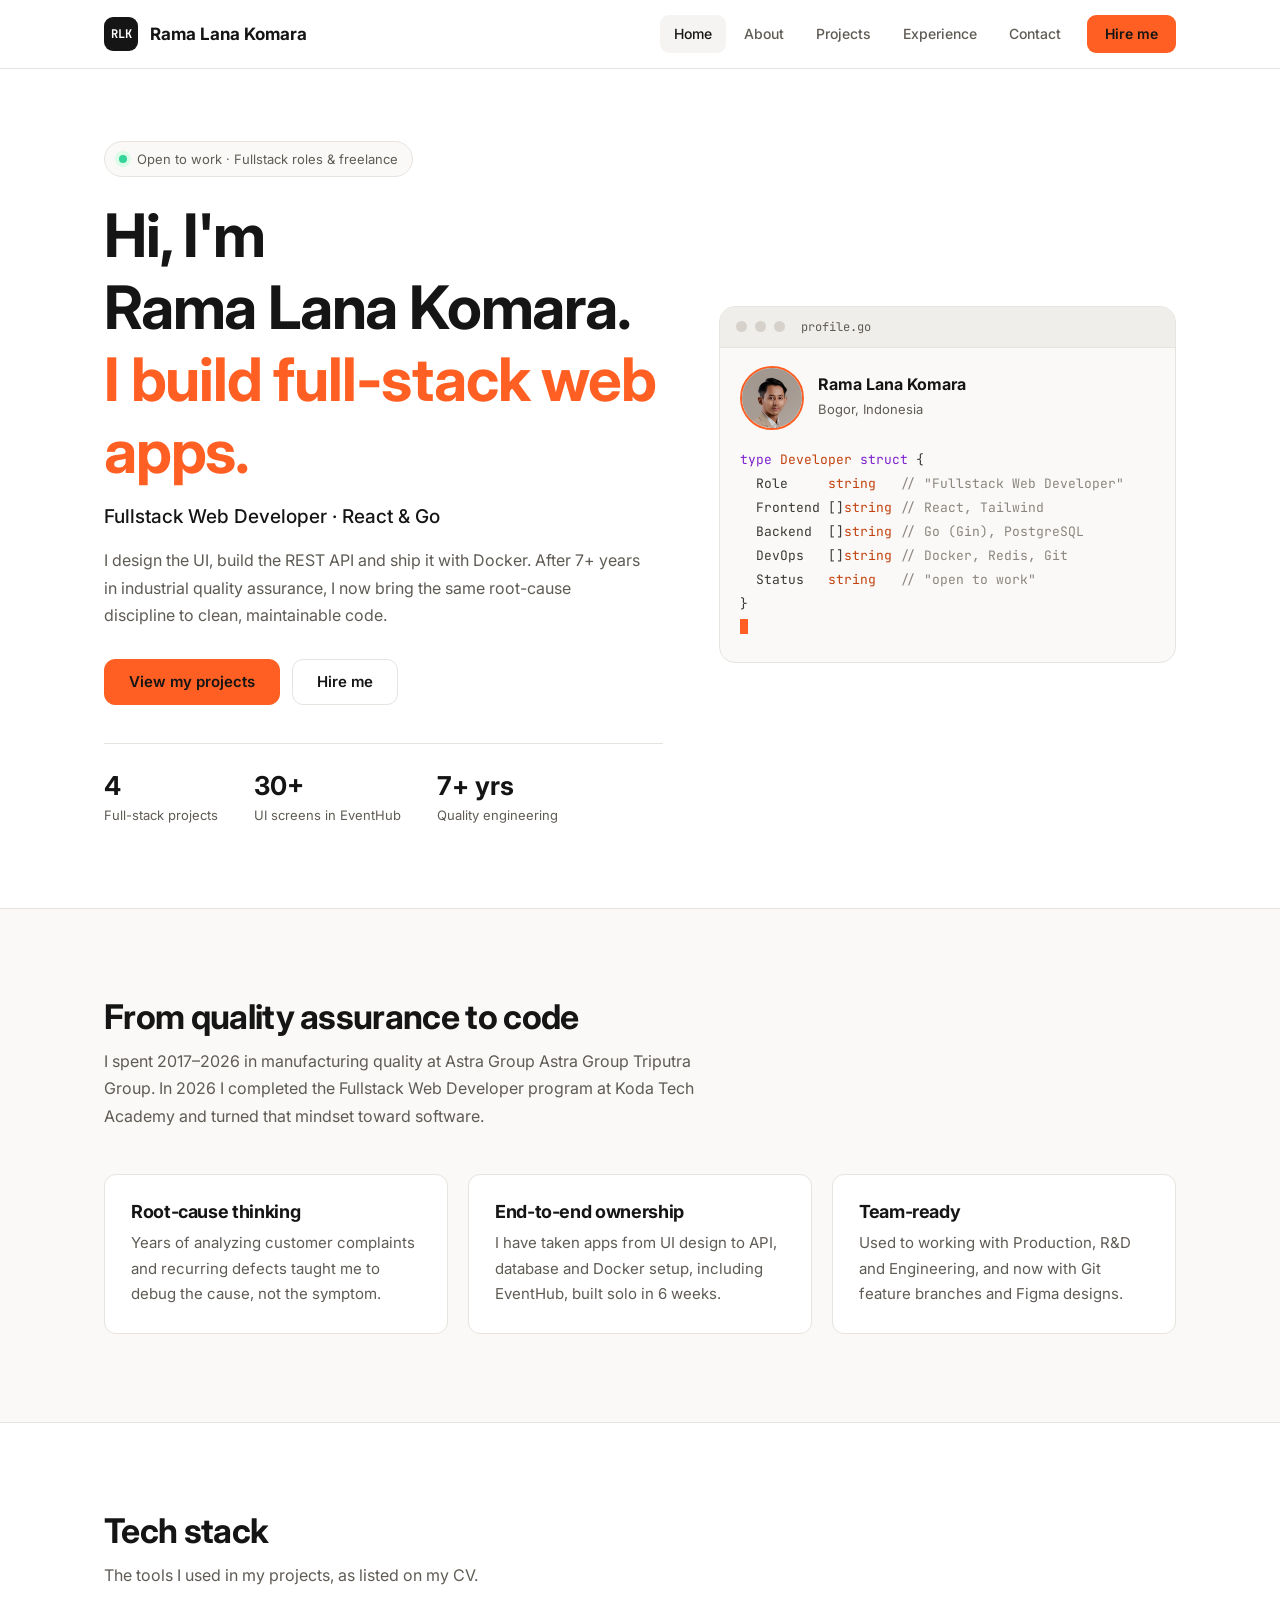
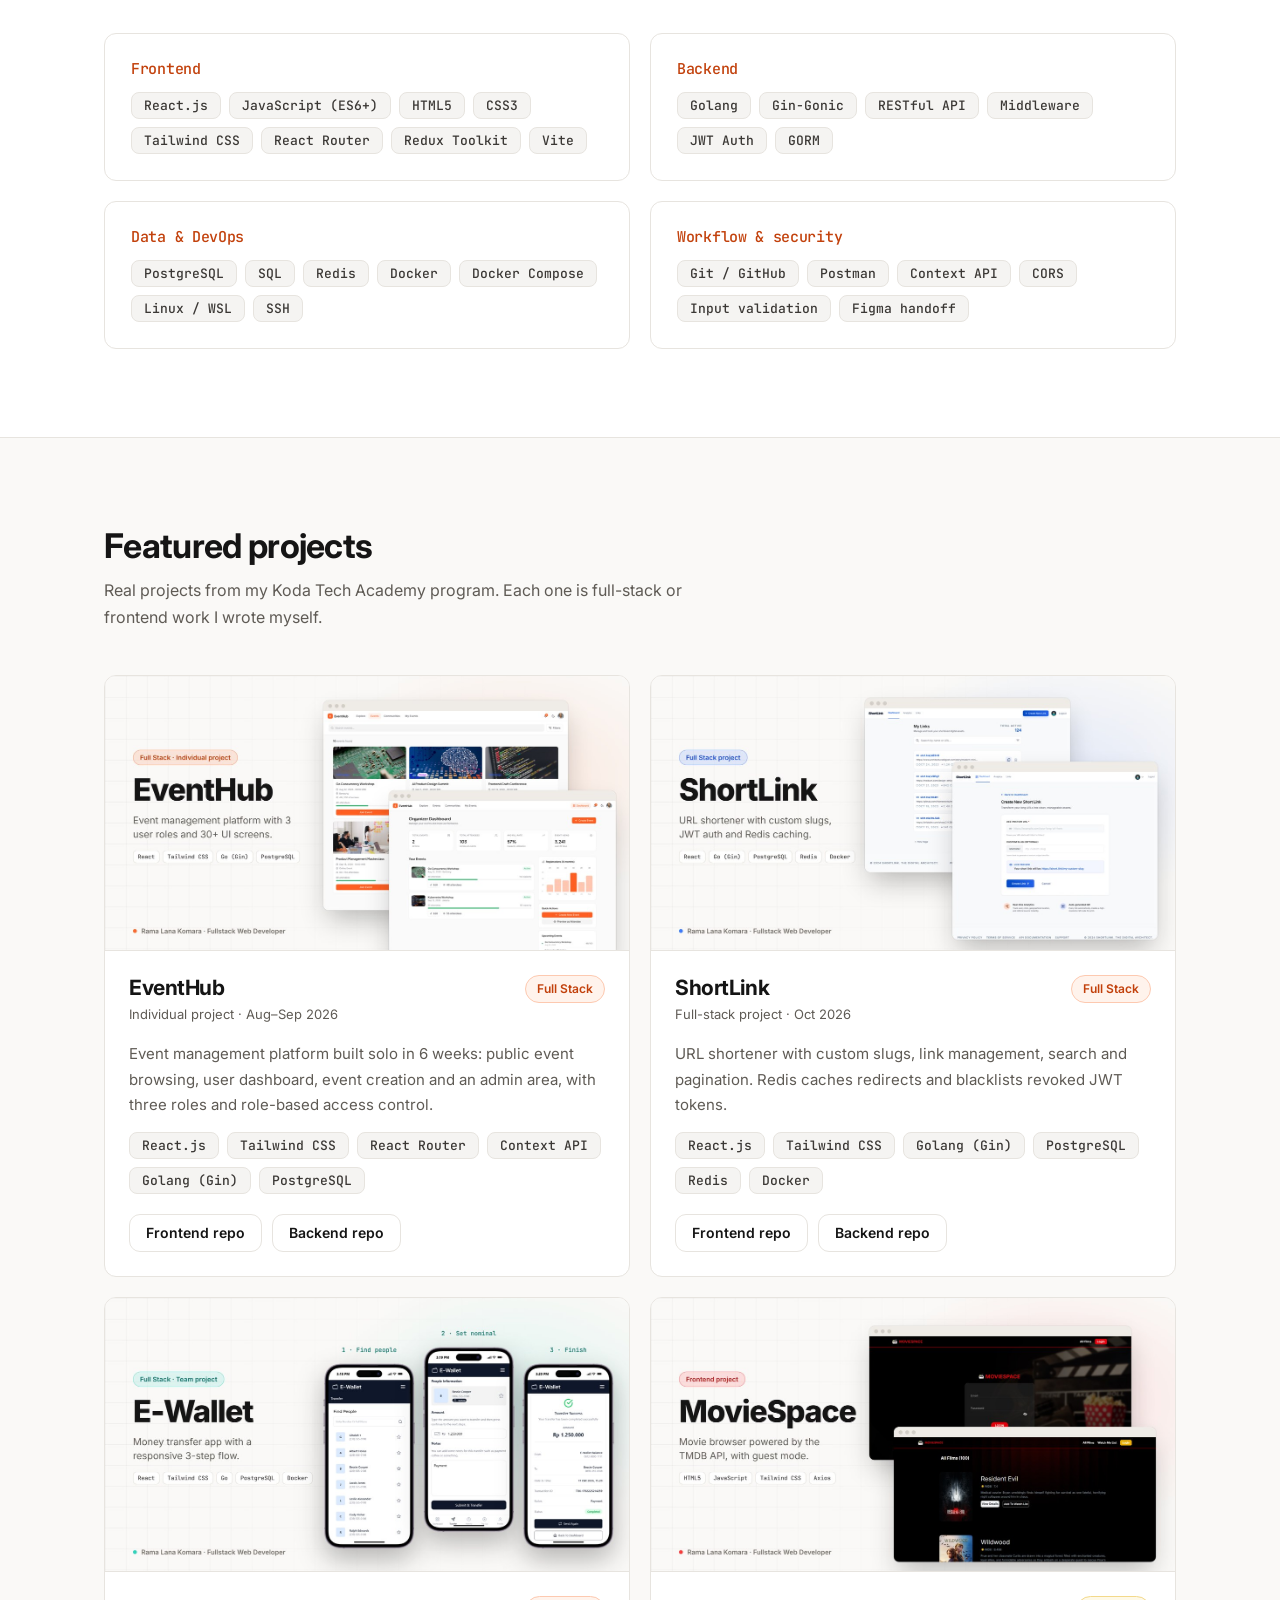
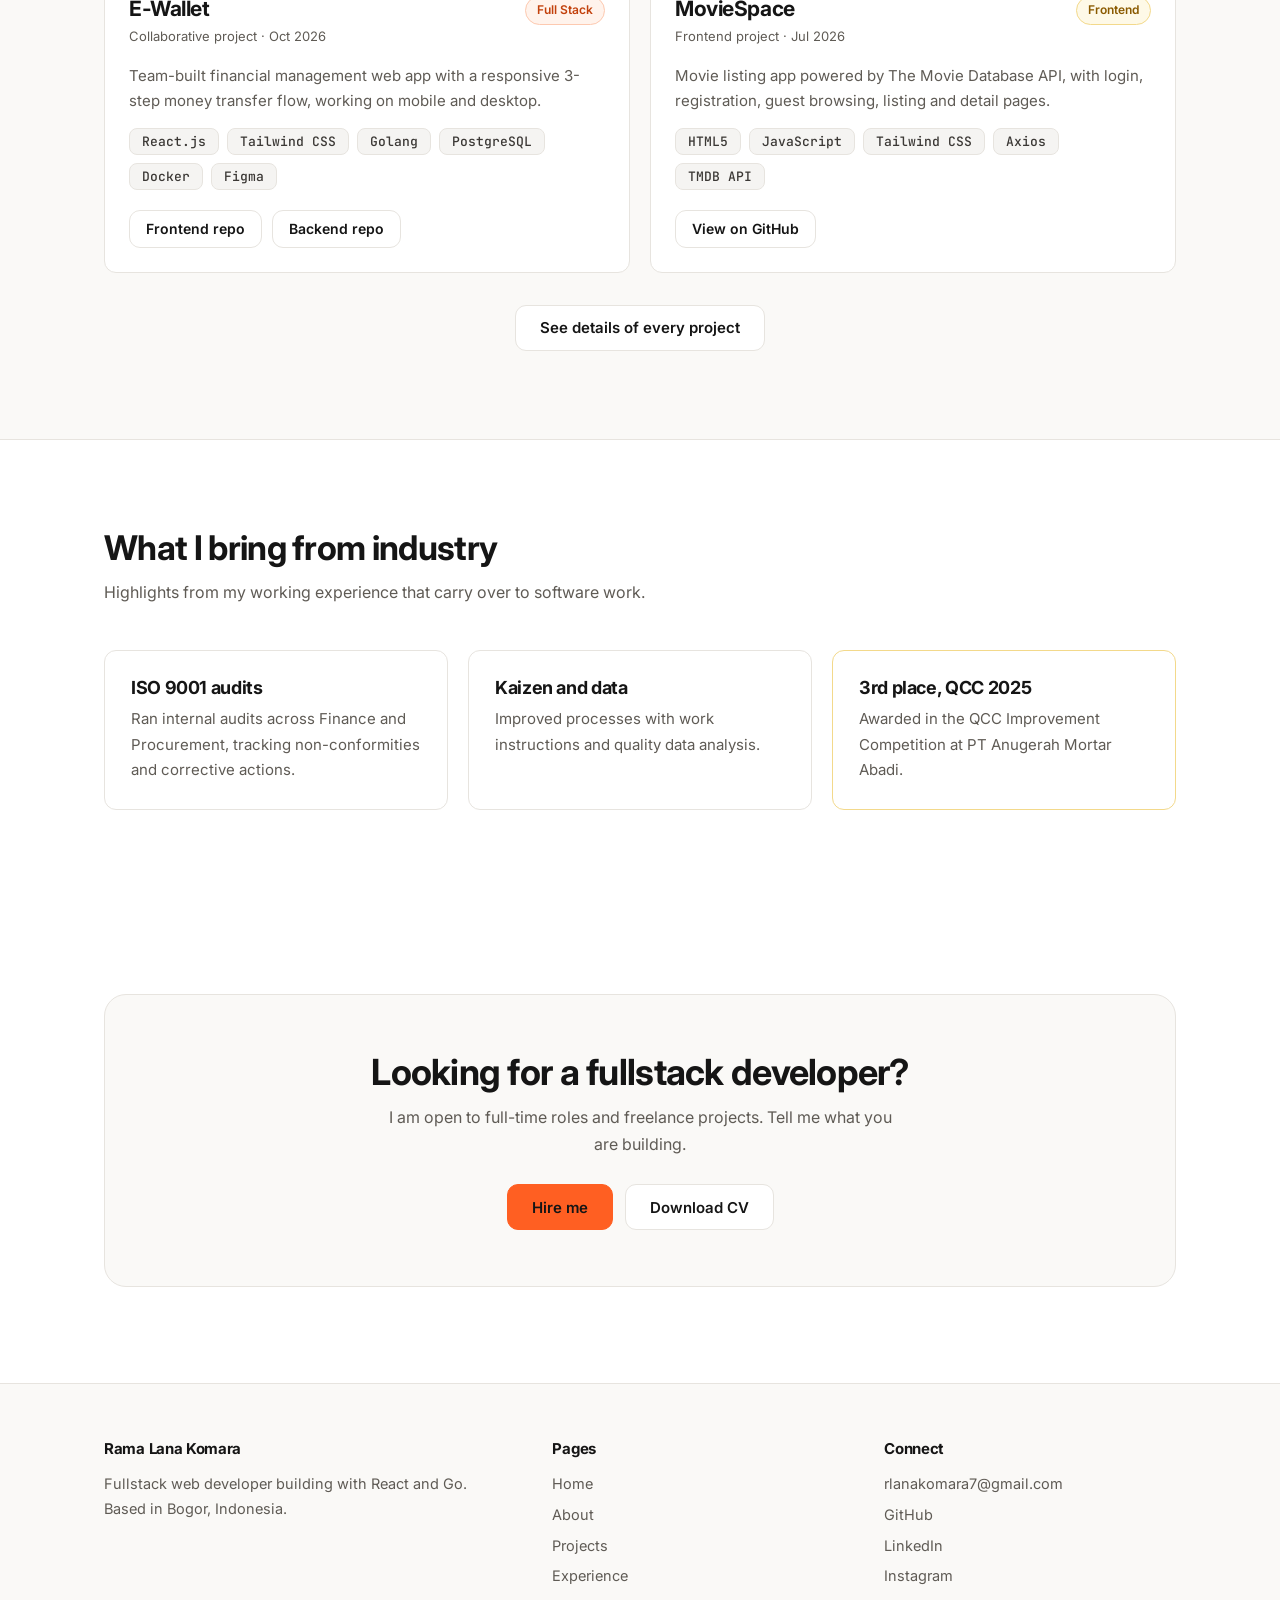
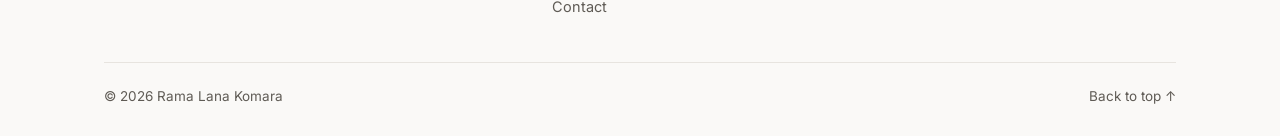
<file: index.html>
<!doctype html>
<html lang="en">
  <head>
    <meta charset="UTF-8" />
    <meta name="viewport" content="width=device-width, initial-scale=1" />
    <meta name="format-detection" content="telephone=no" />
    <meta
      name="description"
      content="Fullstack Web Developer building with React and Go. Portfolio, projects and CV."
    />
    <meta name="theme-color" content="#ffffff" />
    <title>Rama Lana Komara | Fullstack Web Developer</title>
    <link rel="preconnect" href="https://fonts.googleapis.com" />
    <link rel="preconnect" href="https://fonts.gstatic.com" crossorigin />
    <link
      href="https://fonts.googleapis.com/css2?family=Inter:wght@400;500;600;700&family=JetBrains+Mono:wght@400;500;700&display=swap"
      rel="stylesheet"
    />
    <link rel="stylesheet" href="styles.css" />
  </head>
  <body>
    <header>
      <div class="wrap bar">
        <a class="logo" href="index.html" aria-label="Rama Lana Komara, home"
          ><b>RLK</b>Rama Lana Komara</a
        >
        <button class="burger" aria-label="Toggle menu" aria-expanded="false">
          <span></span><span></span><span></span>
        </button>
        <nav aria-label="Main">
          <ul>
            <li><a href="index.html" aria-current="page">Home</a></li>
            <li><a href="about.html">About</a></li>
            <li><a href="project.html">Projects</a></li>
            <li><a href="experience.html">Experience</a></li>
            <li><a href="contact.html">Contact</a></li>
            <li><a href="contact.html?type=hire">Hire me</a></li>
          </ul>
        </nav>
      </div>
    </header>
    <main>
      <section class="hero" id="top">
        <div class="wrap">
          <div>
            <span class="pill"
              ><i class="dot"></i>Open to work · Fullstack roles &amp;
              freelance</span
            >
            <h1>
              Hi, I'm <br />
              Rama Lana Komara.<br /><span class="grad"
                >I build full-stack web apps.</span
              >
            </h1>
            <p class="role">Fullstack Web Developer · React &amp; Go</p>
            <p class="lead">
              I design the UI, build the REST API and ship it with Docker. After
              7+ years in industrial quality assurance, I now bring the same
              root-cause discipline to clean, maintainable code.
            </p>
            <div class="row">
              <a class="btn primary" href="project.html">View my projects</a
              ><a class="btn" href="contact.html?type=hire">Hire me</a>
            </div>
            <div class="stats">
              <div><b>4</b><span>Full-stack projects</span></div>
              <div><b>30+</b><span>UI screens in EventHub</span></div>
              <div><b>7+ yrs</b><span>Quality engineering</span></div>
            </div>
          </div>
          <div
            class="term"
            role="img"
            aria-label="Profile card written as Go code"
          >
            <div class="term-top">
              <i></i><i></i><i></i><span>profile.go</span>
            </div>
            <div class="term-id">
              <img src="assets/avatar.jpg" alt="Rama Lana Komara" />
              <div><b>Rama Lana Komara</b><span>Bogor, Indonesia</span></div>
            </div>
            <pre
              class="code"
            ><span class="k">type</span> <span class="t">Developer</span> <span class="k">struct</span> {
  Role     <span class="t">string</span>   <span class="c">// "Fullstack Web Developer"</span>
  Frontend []<span class="t">string</span> <span class="c">// React, Tailwind</span>
  Backend  []<span class="t">string</span> <span class="c">// Go (Gin), PostgreSQL</span>
  DevOps   []<span class="t">string</span> <span class="c">// Docker, Redis, Git</span>
  Status   <span class="t">string</span>   <span class="c">// "open to work"</span>
}
<span class="cur"></span></pre>
          </div>
        </div>
      </section>

      <section class="alt">
        <div class="wrap">
          <div class="head">
            <h2>From quality assurance to code</h2>
            <p>
              I spent 2017–2026 in manufacturing quality at Astra Group Astra
              Group Triputra Group. In 2026 I completed the Fullstack Web
              Developer program at Koda Tech Academy and turned that mindset
              toward software.
            </p>
          </div>
          <div class="grid g3">
            <div class="card">
              <h3>Root-cause thinking</h3>
              <p>
                Years of analyzing customer complaints and recurring defects
                taught me to debug the cause, not the symptom.
              </p>
            </div>
            <div class="card">
              <h3>End-to-end ownership</h3>
              <p>
                I have taken apps from UI design to API, database and Docker
                setup, including EventHub, built solo in 6 weeks.
              </p>
            </div>
            <div class="card">
              <h3>Team-ready</h3>
              <p>
                Used to working with Production, R&amp;D and Engineering, and
                now with Git feature branches and Figma designs.
              </p>
            </div>
          </div>
        </div>
      </section>

      <section>
        <div class="wrap">
          <div class="head">
            <h2>Tech stack</h2>
            <p>The tools I used in my projects, as listed on my CV.</p>
          </div>
          <div class="grid g2">
            <div class="card skill">
              <h3>Frontend</h3>
              <ul class="tags">
                <li>React.js</li>
                <li>JavaScript (ES6+)</li>
                <li>HTML5</li>
                <li>CSS3</li>
                <li>Tailwind CSS</li>
                <li>React Router</li>
                <li>Redux Toolkit</li>
                <li>Vite</li>
              </ul>
            </div>
            <div class="card skill">
              <h3>Backend</h3>
              <ul class="tags">
                <li>Golang</li>
                <li>Gin-Gonic</li>
                <li>RESTful API</li>
                <li>Middleware</li>
                <li>JWT Auth</li>
                <li>GORM</li>
              </ul>
            </div>
            <div class="card skill">
              <h3>Data & DevOps</h3>
              <ul class="tags">
                <li>PostgreSQL</li>
                <li>SQL</li>
                <li>Redis</li>
                <li>Docker</li>
                <li>Docker Compose</li>
                <li>Linux / WSL</li>
                <li>SSH</li>
              </ul>
            </div>
            <div class="card skill">
              <h3>Workflow & security</h3>
              <ul class="tags">
                <li>Git / GitHub</li>
                <li>Postman</li>
                <li>Context API</li>
                <li>CORS</li>
                <li>Input validation</li>
                <li>Figma handoff</li>
              </ul>
            </div>
          </div>
        </div>
      </section>

      <section class="alt">
        <div class="wrap">
          <div class="head">
            <h2>Featured projects</h2>
            <p>
              Real projects from my Koda Tech Academy program. Each one is
              full-stack or frontend work I wrote myself.
            </p>
          </div>
          <div class="grid g2">
            <article class="proj" data-cat="fullstack">
              <div class="cover">
                <img
                  src="assets/projects/eventhub.jpg"
                  alt="EventHub project preview"
                  width="1200"
                  height="627"
                  loading="lazy"
                />
              </div>
              <div class="pbody">
                <div class="ptop">
                  <div>
                    <h3>EventHub</h3>
                    <span class="muted" style="font-size: 13px"
                      >Individual project · Aug–Sep 2026</span
                    >
                  </div>
                  <span class="badge">Full Stack</span>
                </div>
                <p>
                  Event management platform built solo in 6 weeks: public event
                  browsing, user dashboard, event creation and an admin area,
                  with three roles and role-based access control.
                </p>
                <ul class="tags">
                  <li>React.js</li>
                  <li>Tailwind CSS</li>
                  <li>React Router</li>
                  <li>Context API</li>
                  <li>Golang (Gin)</li>
                  <li>PostgreSQL</li>
                </ul>
                <div class="pfoot">
                  <a
                    class="btn"
                    href="https://github.com/rlanakomara7/EventHub"
                    target="_blank"
                    rel="noopener"
                    >Frontend repo</a
                  ><a
                    class="btn"
                    href="https://github.com/rlanakomara7/koda-b9-eventhub-backend"
                    target="_blank"
                    rel="noopener"
                    >Backend repo</a
                  >
                </div>
              </div>
            </article>
            <article class="proj" data-cat="fullstack">
              <div class="cover">
                <img
                  src="assets/projects/shortlink.jpg"
                  alt="ShortLink project preview"
                  width="1200"
                  height="627"
                  loading="lazy"
                />
              </div>
              <div class="pbody">
                <div class="ptop">
                  <div>
                    <h3>ShortLink</h3>
                    <span class="muted" style="font-size: 13px"
                      >Full-stack project · Oct 2026</span
                    >
                  </div>
                  <span class="badge">Full Stack</span>
                </div>
                <p>
                  URL shortener with custom slugs, link management, search and
                  pagination. Redis caches redirects and blacklists revoked JWT
                  tokens.
                </p>
                <ul class="tags">
                  <li>React.js</li>
                  <li>Tailwind CSS</li>
                  <li>Golang (Gin)</li>
                  <li>PostgreSQL</li>
                  <li>Redis</li>
                  <li>Docker</li>
                </ul>
                <div class="pfoot">
                  <a
                    class="btn"
                    href="https://github.com/rlanakomara7/ShortLink-App-Frontend"
                    target="_blank"
                    rel="noopener"
                    >Frontend repo</a
                  ><a
                    class="btn"
                    href="https://github.com/rlanakomara7/ShortLink-App-Backend"
                    target="_blank"
                    rel="noopener"
                    >Backend repo</a
                  >
                </div>
              </div>
            </article>
            <article class="proj" data-cat="fullstack">
              <div class="cover">
                <img
                  src="assets/projects/ewallet.jpg"
                  alt="E-Wallet project preview"
                  width="1200"
                  height="627"
                  loading="lazy"
                />
              </div>
              <div class="pbody">
                <div class="ptop">
                  <div>
                    <h3>E-Wallet</h3>
                    <span class="muted" style="font-size: 13px"
                      >Collaborative project · Oct 2026</span
                    >
                  </div>
                  <span class="badge">Full Stack</span>
                </div>
                <p>
                  Team-built financial management web app with a responsive
                  3-step money transfer flow, working on mobile and desktop.
                </p>
                <ul class="tags">
                  <li>React.js</li>
                  <li>Tailwind CSS</li>
                  <li>Golang</li>
                  <li>PostgreSQL</li>
                  <li>Docker</li>
                  <li>Figma</li>
                </ul>
                <div class="pfoot">
                  <a
                    class="btn"
                    href="https://github.com/rlanakomara7/fe-workers-ewallet"
                    target="_blank"
                    rel="noopener"
                    >Frontend repo</a
                  ><a
                    class="btn"
                    href="https://github.com/rlanakomara7/api-workers-ewallet-be/tree/main/internal"
                    target="_blank"
                    rel="noopener"
                    >Backend repo</a
                  >
                </div>
              </div>
            </article>
            <article class="proj" data-cat="frontend">
              <div class="cover">
                <img
                  src="assets/projects/moviespace.jpg"
                  alt="MovieSpace project preview"
                  width="1200"
                  height="627"
                  loading="lazy"
                />
              </div>
              <div class="pbody">
                <div class="ptop">
                  <div>
                    <h3>MovieSpace</h3>
                    <span class="muted" style="font-size: 13px"
                      >Frontend project · Jul 2026</span
                    >
                  </div>
                  <span class="badge fe">Frontend</span>
                </div>
                <p>
                  Movie listing app powered by The Movie Database API, with
                  login, registration, guest browsing, listing and detail pages.
                </p>
                <ul class="tags">
                  <li>HTML5</li>
                  <li>JavaScript</li>
                  <li>Tailwind CSS</li>
                  <li>Axios</li>
                  <li>TMDB API</li>
                </ul>
                <div class="pfoot">
                  <a
                    class="btn"
                    href="https://github.com/rlanakomara7/Movie-Catalog-App-Rama-Lana-Komara"
                    target="_blank"
                    rel="noopener"
                    >View on GitHub</a
                  >
                </div>
              </div>
            </article>
          </div>
          <div class="more">
            <a class="btn" href="project.html">See details of every project</a>
          </div>
        </div>
      </section>

      <section>
        <div class="wrap">
          <div class="head">
            <h2>What I bring from industry</h2>
            <p>
              Highlights from my working experience that carry over to software
              work.
            </p>
          </div>
          <div class="grid g3">
            <div class="card">
              <h3>ISO 9001 audits</h3>
              <p>
                Ran internal audits across Finance and Procurement, tracking
                non-conformities and corrective actions.
              </p>
            </div>
            <div class="card">
              <h3>Kaizen and data</h3>
              <p>
                Improved processes with work instructions and quality data
                analysis.
              </p>
            </div>
            <div class="card" style="border-color: #f3d98b">
              <h3>3rd place, QCC 2025</h3>
              <p>
                Awarded in the QCC Improvement Competition at PT Anugerah Mortar
                Abadi.
              </p>
            </div>
          </div>
        </div>
      </section>
      <section class="cta">
        <div class="wrap">
          <div class="box">
            <h2>Looking for a fullstack developer?</h2>
            <p>
              I am open to full-time roles and freelance projects. Tell me what
              you are building.
            </p>
            <div class="row">
              <a class="btn primary" href="contact.html?type=hire">Hire me</a
              ><a class="btn" href="assets/CV_RamaLanaKomara.pdf" download
                >Download CV</a
              >
            </div>
          </div>
        </div>
      </section>
    </main>
    <footer>
      <div class="wrap">
        <div class="fgrid">
          <div>
            <h3>Rama Lana Komara</h3>
            <p>
              Fullstack web developer building with React and Go. Based in
              Bogor, Indonesia.
            </p>
          </div>
          <div>
            <h3>Pages</h3>
            <ul>
              <li><a href="index.html">Home</a></li>
              <li><a href="about.html">About</a></li>
              <li><a href="project.html">Projects</a></li>
              <li><a href="experience.html">Experience</a></li>
              <li><a href="contact.html">Contact</a></li>
            </ul>
          </div>
          <div>
            <h3>Connect</h3>
            <ul>
              <li>
                <a href="mailto:rlanakomara7@gmail.com"
                  >rlanakomara7@gmail.com</a
                >
              </li>
              <li>
                <a
                  href="https://github.com/rlanakomara7"
                  target="_blank"
                  rel="noopener"
                  >GitHub</a
                >
              </li>
              <li>
                <a
                  href="https://www.linkedin.com/in/rama-lana-komara/"
                  target="_blank"
                  rel="noopener"
                  >LinkedIn</a
                >
              </li>
              <li>
                <a
                  href="https://www.instagram.com/ramalana.k/"
                  target="_blank"
                  rel="noopener"
                  >Instagram</a
                >
              </li>
            </ul>
          </div>
        </div>
        <div class="copy">
          <span>&copy; 2026 Rama Lana Komara</span
          ><a href="#top">Back to top ↑</a>
        </div>
      </div>
    </footer>
    <script src="script.js"></script>
  </body>
</html>
</file>
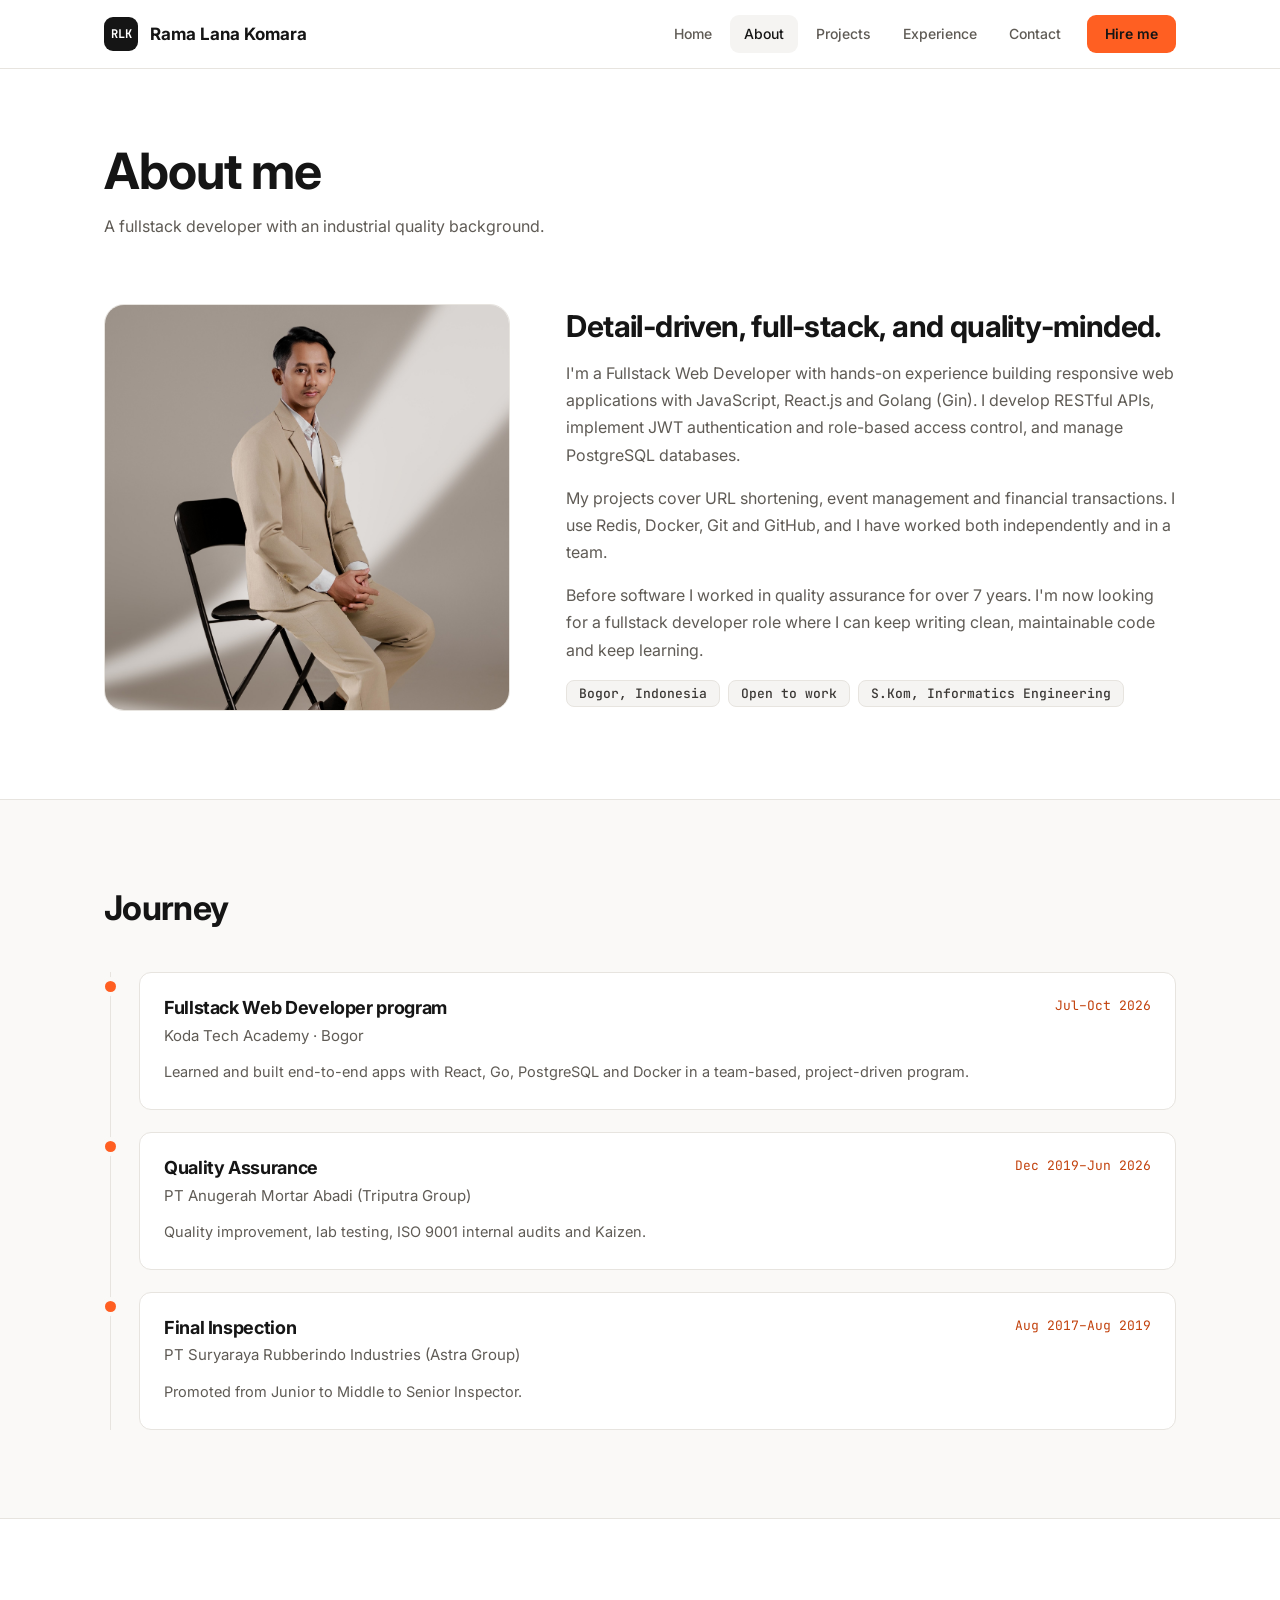
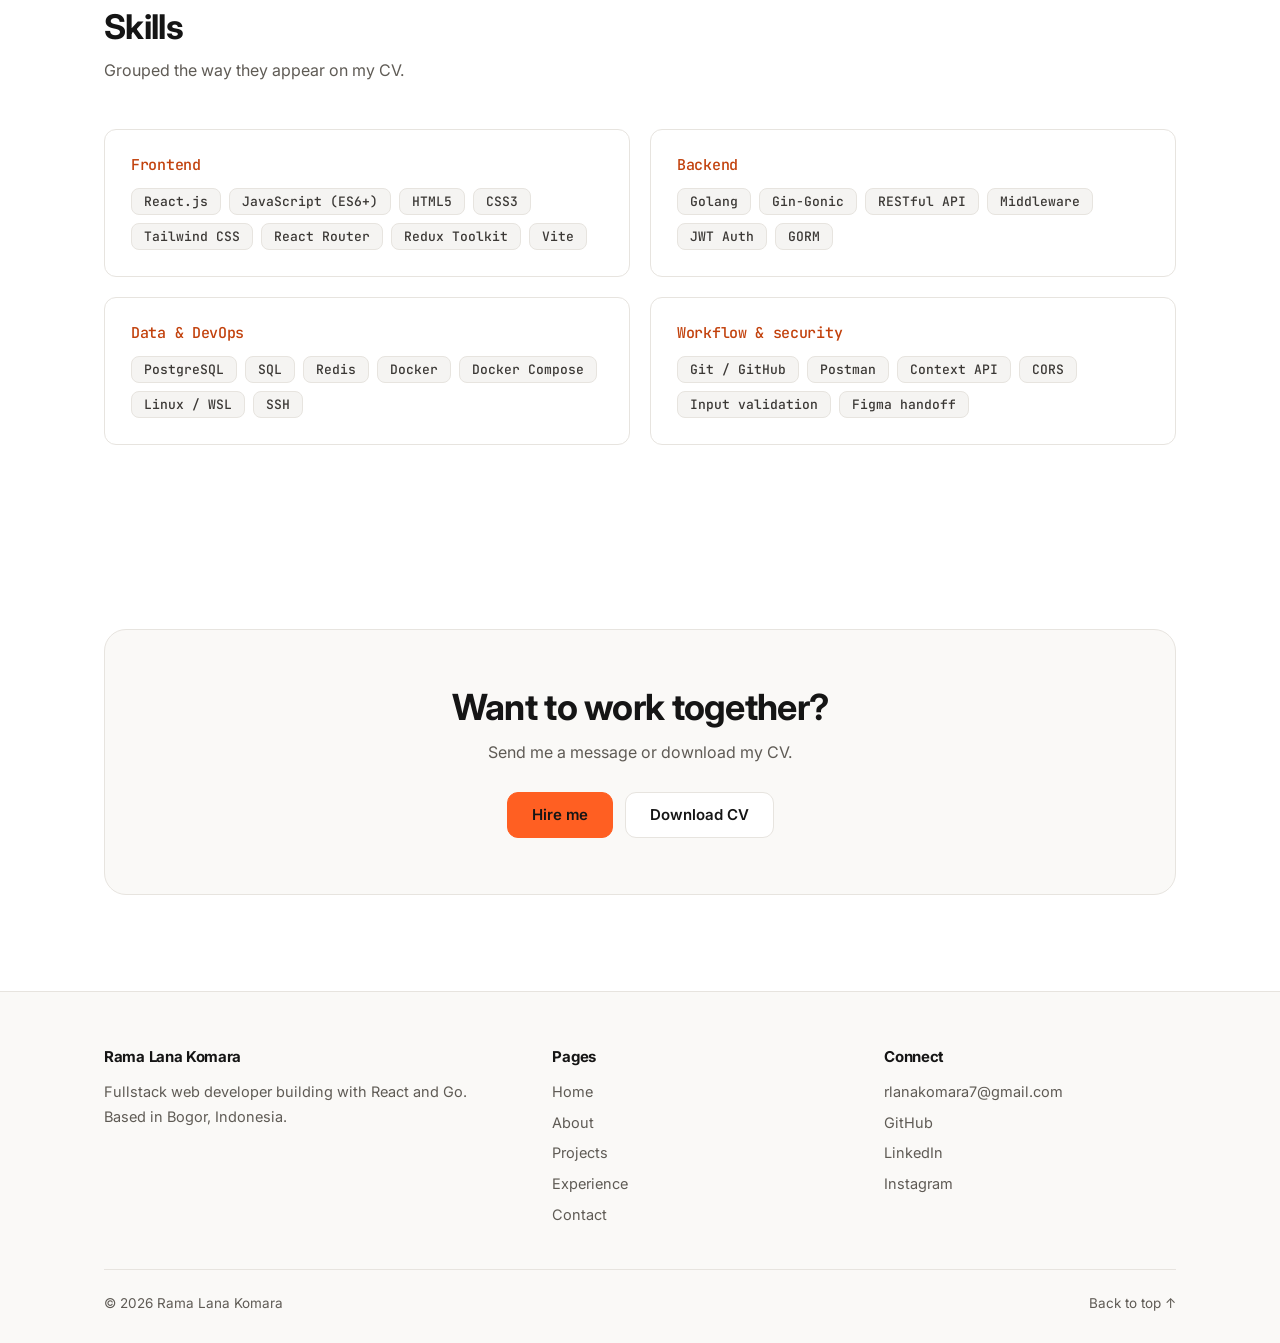
<file: about.html>
<!doctype html>
<html lang="en">
  <head>
    <meta charset="UTF-8" />
    <meta name="viewport" content="width=device-width, initial-scale=1" />
    <meta name="format-detection" content="telephone=no" />
    <meta
      name="description"
      content="About Rama Lana Komara, Fullstack Web Developer from Bogor, Indonesia."
    />
    <meta name="theme-color" content="#ffffff" />
    <title>About | Rama Lana Komara</title>
    <link rel="preconnect" href="https://fonts.googleapis.com" />
    <link rel="preconnect" href="https://fonts.gstatic.com" crossorigin />
    <link
      href="https://fonts.googleapis.com/css2?family=Inter:wght@400;500;600;700&family=JetBrains+Mono:wght@400;500;700&display=swap"
      rel="stylesheet"
    />
    <link rel="stylesheet" href="styles.css" />
  </head>
  <body>
    <header>
      <div class="wrap bar">
        <a class="logo" href="index.html" aria-label="Rama Lana Komara, home"
          ><b>RLK</b>Rama Lana Komara</a
        >
        <button class="burger" aria-label="Toggle menu" aria-expanded="false">
          <span></span><span></span><span></span>
        </button>
        <nav aria-label="Main">
          <ul>
            <li><a href="index.html">Home</a></li>
            <li><a href="about.html" aria-current="page">About</a></li>
            <li><a href="project.html">Projects</a></li>
            <li><a href="experience.html">Experience</a></li>
            <li><a href="contact.html">Contact</a></li>
            <li><a href="contact.html?type=hire">Hire me</a></li>
          </ul>
        </nav>
      </div>
    </header>
    <main>
      <section class="ph">
        <div class="wrap">
          <h1>About me</h1>
          <p>A fullstack developer with an industrial quality background.</p>
        </div>
      </section>
      <section style="padding-top: 24px">
        <div class="wrap about">
          <img
            src="assets/SON_9681web.JPG"
            alt="Portrait of Rama Lana Komara"
          />
          <div>
            <h2 style="font-size: 30px; margin-bottom: 16px">
              Detail-driven, full-stack, and quality-minded.
            </h2>
            <p>
              I'm a Fullstack Web Developer with hands-on experience building
              responsive web applications with JavaScript, React.js and Golang
              (Gin). I develop RESTful APIs, implement JWT authentication and
              role-based access control, and manage PostgreSQL databases.
            </p>
            <p>
              My projects cover URL shortening, event management and financial
              transactions. I use Redis, Docker, Git and GitHub, and I have
              worked both independently and in a team.
            </p>
            <p>
              Before software I worked in quality assurance for over 7 years.
              I'm now looking for a fullstack developer role where I can keep
              writing clean, maintainable code and keep learning.
            </p>
            <ul class="tags">
              <li>Bogor, Indonesia</li>
              <li>Open to work</li>
              <li>S.Kom, Informatics Engineering</li>
            </ul>
          </div>
        </div>
      </section>
      <section class="alt">
        <div class="wrap">
          <div class="head"><h2>Journey</h2></div>
          <div class="tl">
            <div class="tli">
              <div class="card">
                <div class="tlh">
                  <h3>Fullstack Web Developer program</h3>
                  <span class="date">Jul–Oct 2026</span>
                </div>
                <p class="org">Koda Tech Academy · Bogor</p>
                <p class="muted" style="font-size: 14.5px">
                  Learned and built end-to-end apps with React, Go, PostgreSQL
                  and Docker in a team-based, project-driven program.
                </p>
              </div>
            </div>
            <div class="tli">
              <div class="card">
                <div class="tlh">
                  <h3>Quality Assurance</h3>
                  <span class="date">Dec 2019–Jun 2026</span>
                </div>
                <p class="org">PT Anugerah Mortar Abadi (Triputra Group)</p>
                <p class="muted" style="font-size: 14.5px">
                  Quality improvement, lab testing, ISO 9001 internal audits and
                  Kaizen.
                </p>
              </div>
            </div>
            <div class="tli">
              <div class="card">
                <div class="tlh">
                  <h3>Final Inspection</h3>
                  <span class="date">Aug 2017–Aug 2019</span>
                </div>
                <p class="org">
                  PT Suryaraya Rubberindo Industries (Astra Group)
                </p>
                <p class="muted" style="font-size: 14.5px">
                  Promoted from Junior to Middle to Senior Inspector.
                </p>
              </div>
            </div>
          </div>
        </div>
      </section>
      <section>
        <div class="wrap">
          <div class="head">
            <h2>Skills</h2>
            <p>Grouped the way they appear on my CV.</p>
          </div>
          <div class="grid g2">
            <div class="card skill">
              <h3>Frontend</h3>
              <ul class="tags">
                <li>React.js</li>
                <li>JavaScript (ES6+)</li>
                <li>HTML5</li>
                <li>CSS3</li>
                <li>Tailwind CSS</li>
                <li>React Router</li>
                <li>Redux Toolkit</li>
                <li>Vite</li>
              </ul>
            </div>
            <div class="card skill">
              <h3>Backend</h3>
              <ul class="tags">
                <li>Golang</li>
                <li>Gin-Gonic</li>
                <li>RESTful API</li>
                <li>Middleware</li>
                <li>JWT Auth</li>
                <li>GORM</li>
              </ul>
            </div>
            <div class="card skill">
              <h3>Data & DevOps</h3>
              <ul class="tags">
                <li>PostgreSQL</li>
                <li>SQL</li>
                <li>Redis</li>
                <li>Docker</li>
                <li>Docker Compose</li>
                <li>Linux / WSL</li>
                <li>SSH</li>
              </ul>
            </div>
            <div class="card skill">
              <h3>Workflow & security</h3>
              <ul class="tags">
                <li>Git / GitHub</li>
                <li>Postman</li>
                <li>Context API</li>
                <li>CORS</li>
                <li>Input validation</li>
                <li>Figma handoff</li>
              </ul>
            </div>
          </div>
        </div>
      </section>
      <section class="cta">
        <div class="wrap">
          <div class="box">
            <h2>Want to work together?</h2>
            <p>Send me a message or download my CV.</p>
            <div class="row">
              <a class="btn primary" href="contact.html?type=hire">Hire me</a
              ><a class="btn" href="assets/CV_RamaLanaKomara.pdf" download
                >Download CV</a
              >
            </div>
          </div>
        </div>
      </section>
    </main>
    <footer>
      <div class="wrap">
        <div class="fgrid">
          <div>
            <h3>Rama Lana Komara</h3>
            <p>
              Fullstack web developer building with React and Go. Based in
              Bogor, Indonesia.
            </p>
          </div>
          <div>
            <h3>Pages</h3>
            <ul>
              <li><a href="index.html">Home</a></li>
              <li><a href="about.html">About</a></li>
              <li><a href="project.html">Projects</a></li>
              <li><a href="experience.html">Experience</a></li>
              <li><a href="contact.html">Contact</a></li>
            </ul>
          </div>
          <div>
            <h3>Connect</h3>
            <ul>
              <li>
                <a href="mailto:rlanakomara7@gmail.com"
                  >rlanakomara7@gmail.com</a
                >
              </li>
              <li>
                <a
                  href="https://github.com/rlanakomara7"
                  target="_blank"
                  rel="noopener"
                  >GitHub</a
                >
              </li>
              <li>
                <a
                  href="https://www.linkedin.com/in/rama-lana-komara/"
                  target="_blank"
                  rel="noopener"
                  >LinkedIn</a
                >
              </li>
              <li>
                <a
                  href="https://www.instagram.com/ramalana.k/"
                  target="_blank"
                  rel="noopener"
                  >Instagram</a
                >
              </li>
            </ul>
          </div>
        </div>
        <div class="copy">
          <span>&copy; 2026 Rama Lana Komara</span
          ><a href="#top">Back to top ↑</a>
        </div>
      </div>
    </footer>
    <script src="script.js"></script>
  </body>
</html>
</file>
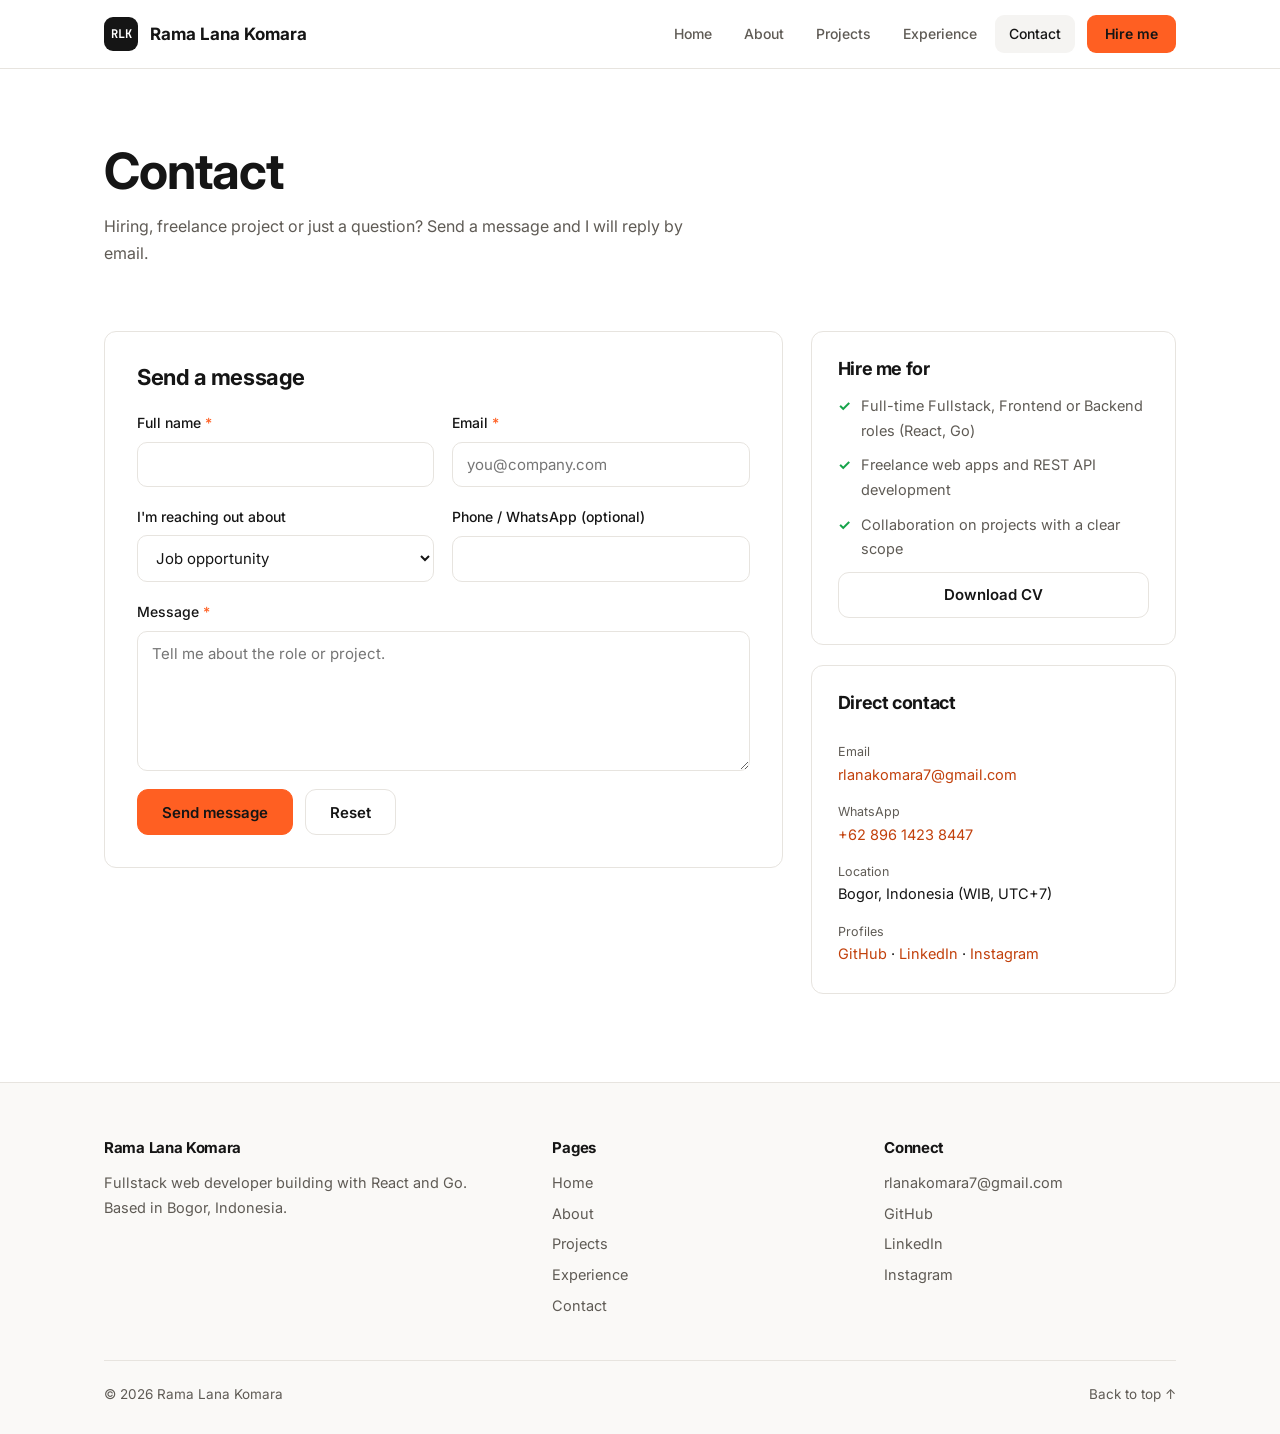
<file: contact.html>
<!doctype html>
<html lang="en">
  <head>
    <meta charset="UTF-8" />
    <meta name="viewport" content="width=device-width, initial-scale=1" />
    <meta name="format-detection" content="telephone=no" />
    <meta
      name="description"
      content="Contact Rama Lana Komara for job opportunities and freelance projects."
    />
    <meta name="theme-color" content="#ffffff" />
    <title>Contact | Rama Lana Komara</title>
    <link rel="preconnect" href="https://fonts.googleapis.com" />
    <link rel="preconnect" href="https://fonts.gstatic.com" crossorigin />
    <link
      href="https://fonts.googleapis.com/css2?family=Inter:wght@400;500;600;700&family=JetBrains+Mono:wght@400;500;700&display=swap"
      rel="stylesheet"
    />
    <link rel="stylesheet" href="styles.css" />
  </head>
  <body>
    <header>
      <div class="wrap bar">
        <a class="logo" href="index.html" aria-label="Rama Lana Komara, home"
          ><b>RLK</b>Rama Lana Komara</a
        >
        <button class="burger" aria-label="Toggle menu" aria-expanded="false">
          <span></span><span></span><span></span>
        </button>
        <nav aria-label="Main">
          <ul>
            <li><a href="index.html">Home</a></li>
            <li><a href="about.html">About</a></li>
            <li><a href="project.html">Projects</a></li>
            <li><a href="experience.html">Experience</a></li>
            <li><a href="contact.html" aria-current="page">Contact</a></li>
            <li><a href="contact.html?type=hire">Hire me</a></li>
          </ul>
        </nav>
      </div>
    </header>
    <main>
      <section class="ph">
        <div class="wrap">
          <h1>Contact</h1>
          <p>
            Hiring, freelance project or just a question? Send a message and I
            will reply by email.
          </p>
        </div>
      </section>
      <section style="padding-top: 24px">
        <div class="wrap clayout">
          <div class="card" style="padding: 32px">
            <h2 style="font-size: 22px; margin-bottom: 20px">Send a message</h2>
            <form id="contact-form" novalidate>
              <div class="two">
                <label
                  ><span>Full name <em>*</em></span
                  ><input name="name" type="text" required autocomplete="name"
                /></label>
                <label
                  ><span>Email <em>*</em></span
                  ><input
                    name="email"
                    type="email"
                    required
                    autocomplete="email"
                    placeholder="you@company.com"
                /></label>
              </div>
              <div class="two">
                <label
                  >I'm reaching out about<select id="inquiry" name="inquiry">
                    <option>Job opportunity</option>
                    <option>Freelance project</option>
                    <option>Collaboration</option>
                    <option>Just saying hi</option>
                  </select></label
                >
                <label
                  >Phone / WhatsApp (optional)<input
                    name="phone"
                    type="tel"
                    autocomplete="tel"
                /></label>
              </div>
              <label
                ><span>Message <em>*</em></span
                ><textarea
                  name="message"
                  required
                  minlength="10"
                  placeholder="Tell me about the role or project."
                ></textarea>
              </label>
              <input
                class="hp"
                type="text"
                name="_honey"
                tabindex="-1"
                autocomplete="off"
                aria-hidden="true"
              />
              <div
                id="form-status"
                class="status"
                role="status"
                aria-live="polite"
                hidden
              ></div>
              <div class="row">
                <button id="send-btn" class="btn primary" type="submit">
                  Send message</button
                ><button class="btn" type="reset">Reset</button>
              </div>
            </form>
          </div>
          <div class="side">
            <div class="card hire">
              <h3>Hire me for</h3>
              <ul>
                <li>
                  Full-time Fullstack, Frontend or Backend roles (React, Go)
                </li>
                <li>Freelance web apps and REST API development</li>
                <li>Collaboration on projects with a clear scope</li>
              </ul>
              <a
                class="btn"
                href="assets/CV_RamaLanaKomara.pdf"
                download
                style="width: 100%"
                >Download CV</a
              >
            </div>
            <div class="card info">
              <h3>Direct contact</h3>
              <div>
                <small>Email</small
                ><a href="mailto:rlanakomara7@gmail.com"
                  >rlanakomara7@gmail.com</a
                >
              </div>
              <div>
                <small>WhatsApp</small
                ><a
                  href="https://wa.me/6289614238447"
                  target="_blank"
                  rel="noopener"
                  >+62 896 1423 8447</a
                >
              </div>
              <div><small>Location</small>Bogor, Indonesia (WIB, UTC+7)</div>
              <div>
                <small>Profiles</small
                ><a
                  href="https://github.com/rlanakomara7"
                  target="_blank"
                  rel="noopener"
                  >GitHub</a
                >
                ·
                <a
                  href="https://www.linkedin.com/in/rama-lana-komara/"
                  target="_blank"
                  rel="noopener"
                  >LinkedIn</a
                >
                ·
                <a
                  href="https://www.instagram.com/ramalana.k/"
                  target="_blank"
                  rel="noopener"
                  >Instagram</a
                >
              </div>
            </div>
          </div>
        </div>
      </section>
    </main>
    <footer>
      <div class="wrap">
        <div class="fgrid">
          <div>
            <h3>Rama Lana Komara</h3>
            <p>
              Fullstack web developer building with React and Go. Based in
              Bogor, Indonesia.
            </p>
          </div>
          <div>
            <h3>Pages</h3>
            <ul>
              <li><a href="index.html">Home</a></li>
              <li><a href="about.html">About</a></li>
              <li><a href="project.html">Projects</a></li>
              <li><a href="experience.html">Experience</a></li>
              <li><a href="contact.html">Contact</a></li>
            </ul>
          </div>
          <div>
            <h3>Connect</h3>
            <ul>
              <li>
                <a href="mailto:rlanakomara7@gmail.com"
                  >rlanakomara7@gmail.com</a
                >
              </li>
              <li>
                <a
                  href="https://github.com/rlanakomara7"
                  target="_blank"
                  rel="noopener"
                  >GitHub</a
                >
              </li>
              <li>
                <a
                  href="https://www.linkedin.com/in/rama-lana-komara/"
                  target="_blank"
                  rel="noopener"
                  >LinkedIn</a
                >
              </li>
              <li>
                <a
                  href="https://www.instagram.com/ramalana.k/"
                  target="_blank"
                  rel="noopener"
                  >Instagram</a
                >
              </li>
            </ul>
          </div>
        </div>
        <div class="copy">
          <span>&copy; 2026 Rama Lana Komara</span
          ><a href="#top">Back to top ↑</a>
        </div>
      </div>
    </footer>
    <script src="script.js"></script>
  </body>
</html>
</file>
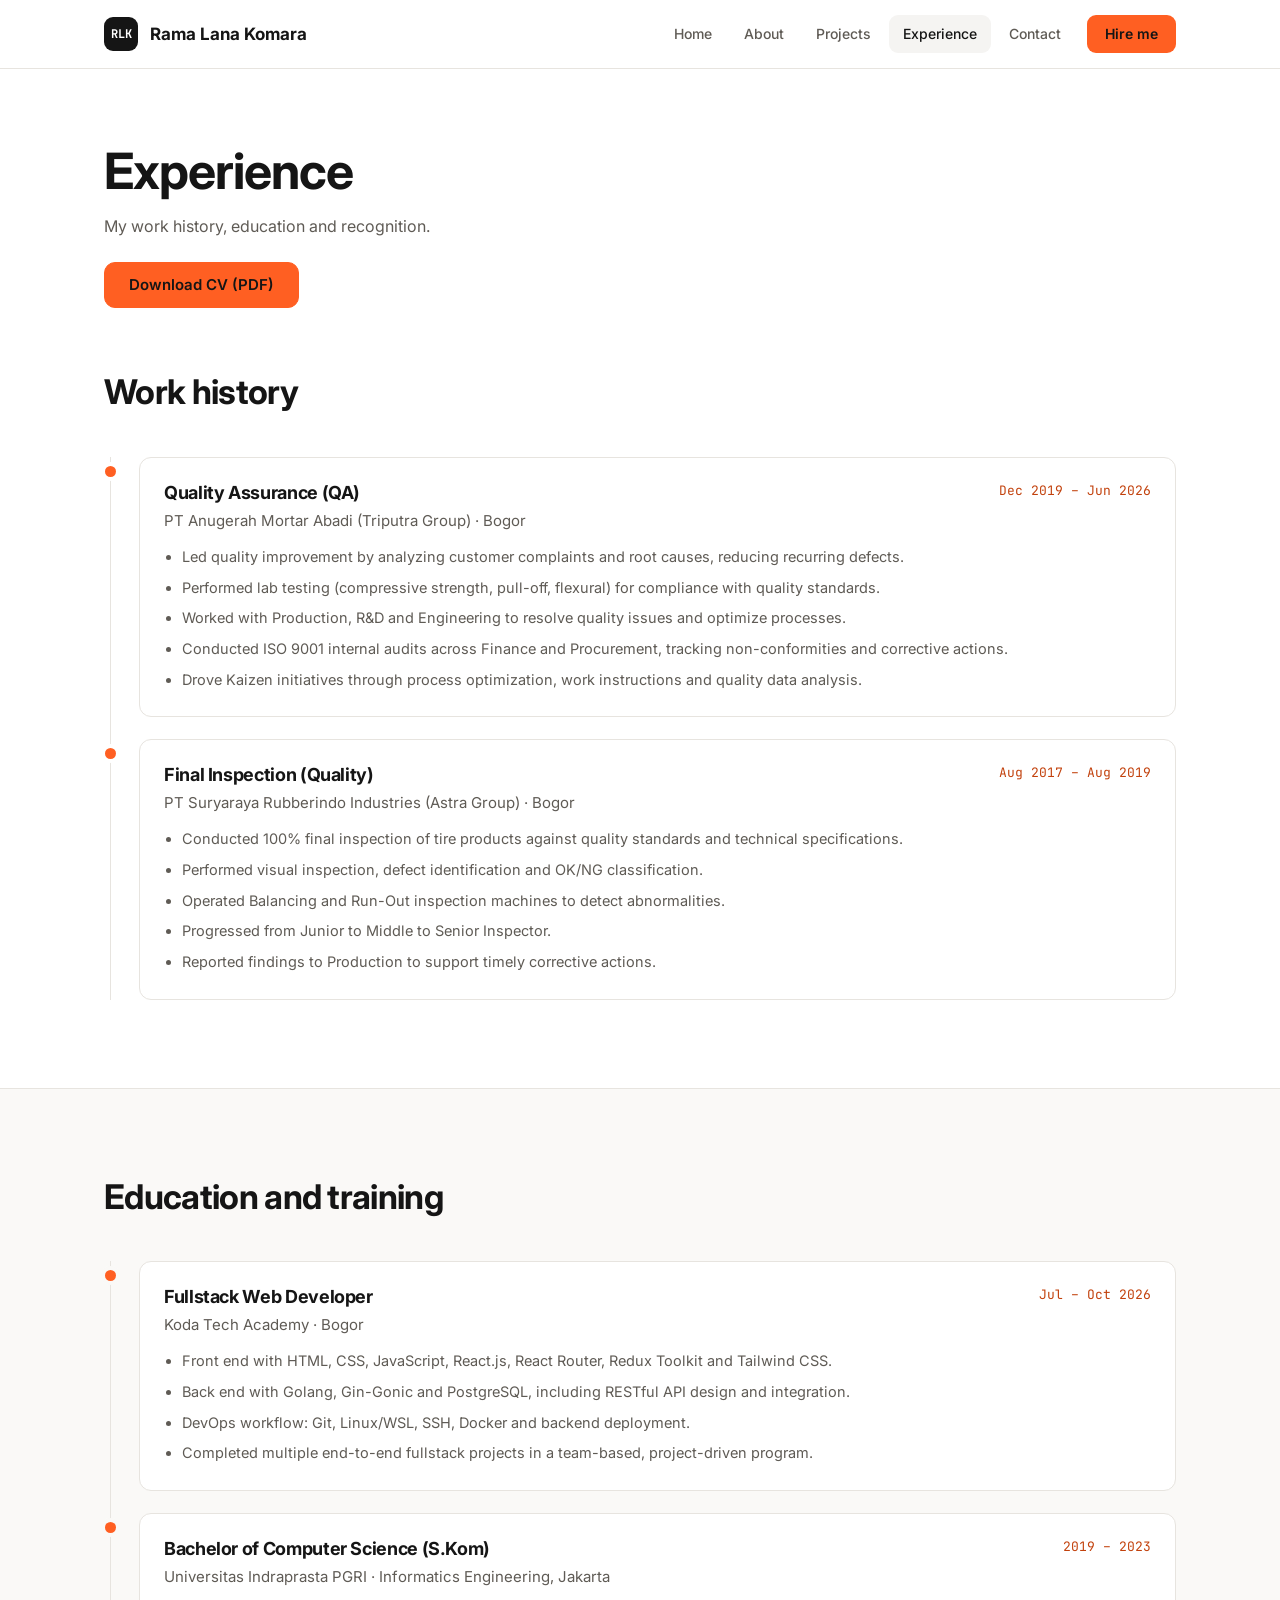
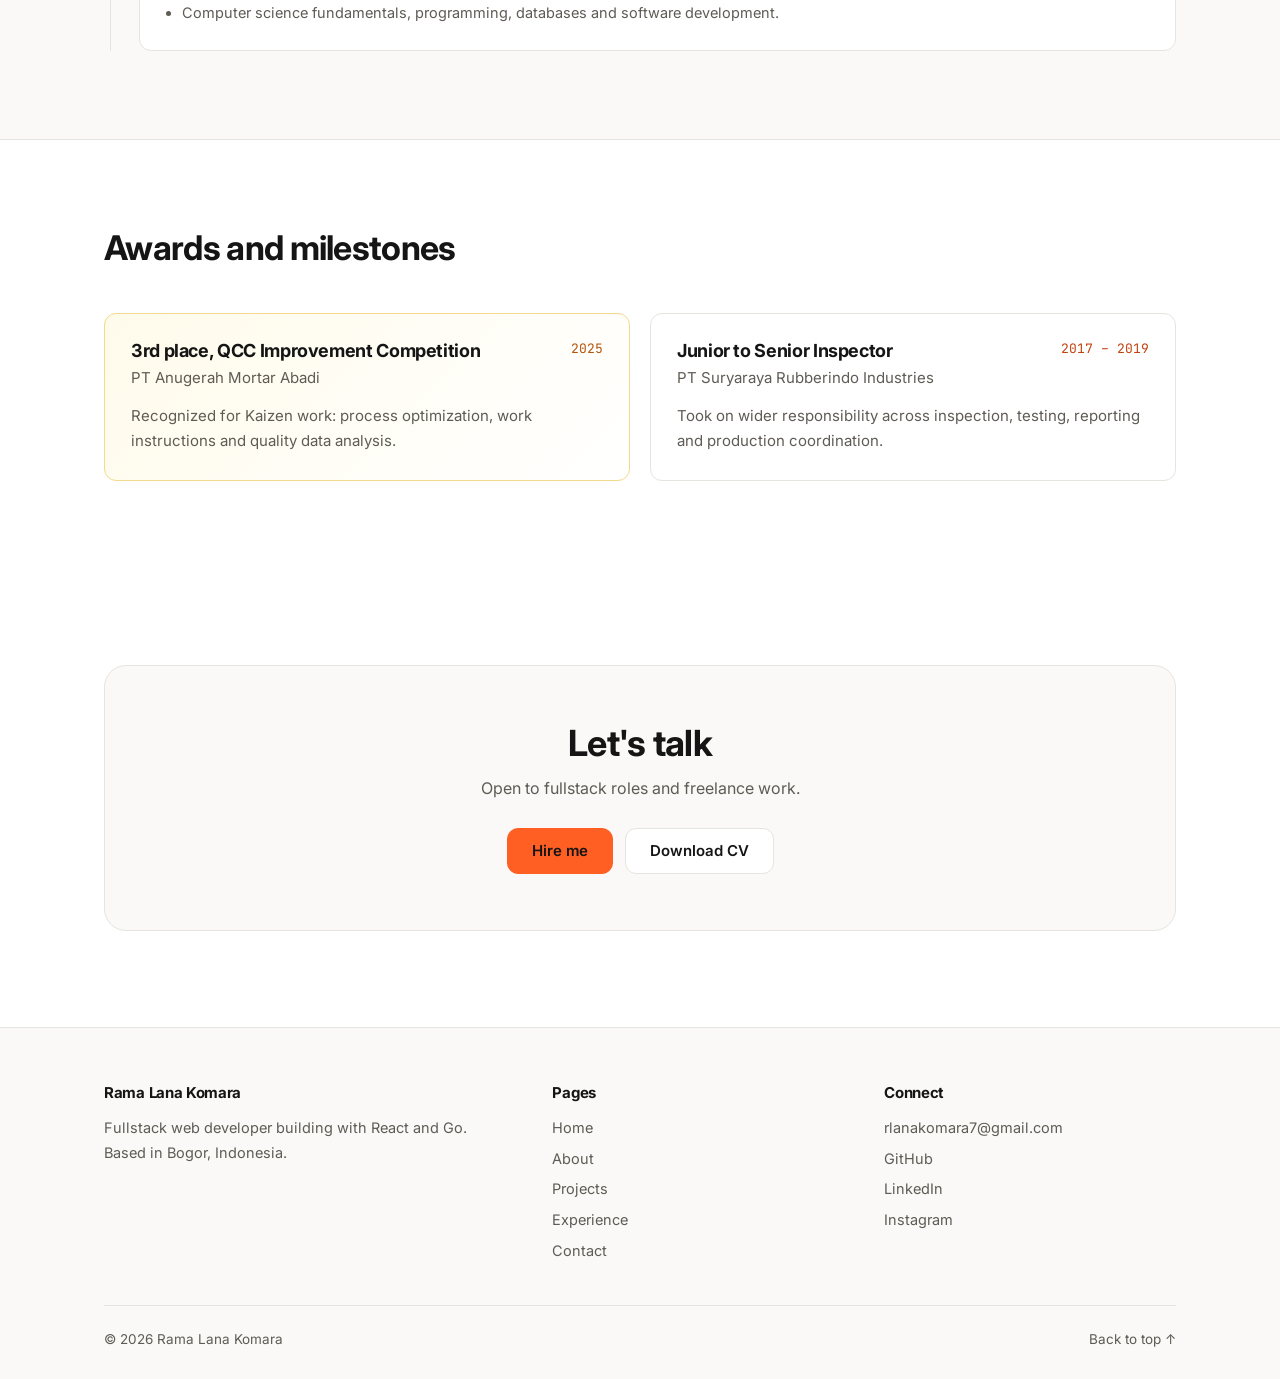
<file: experience.html>
<!doctype html>
<html lang="en">
  <head>
    <meta charset="UTF-8" />
    <meta name="viewport" content="width=device-width, initial-scale=1" />
    <meta name="format-detection" content="telephone=no" />
    <meta
      name="description"
      content="Work history, education and awards of Rama Lana Komara."
    />
    <meta name="theme-color" content="#ffffff" />
    <title>Experience | Rama Lana Komara</title>
    <link rel="preconnect" href="https://fonts.googleapis.com" />
    <link rel="preconnect" href="https://fonts.gstatic.com" crossorigin />
    <link
      href="https://fonts.googleapis.com/css2?family=Inter:wght@400;500;600;700&family=JetBrains+Mono:wght@400;500;700&display=swap"
      rel="stylesheet"
    />
    <link rel="stylesheet" href="styles.css" />
  </head>
  <body>
    <header>
      <div class="wrap bar">
        <a class="logo" href="index.html" aria-label="Rama Lana Komara, home"
          ><b>RLK</b>Rama Lana Komara</a
        >
        <button class="burger" aria-label="Toggle menu" aria-expanded="false">
          <span></span><span></span><span></span>
        </button>
        <nav aria-label="Main">
          <ul>
            <li><a href="index.html">Home</a></li>
            <li><a href="about.html">About</a></li>
            <li><a href="project.html">Projects</a></li>
            <li>
              <a href="experience.html" aria-current="page">Experience</a>
            </li>
            <li><a href="contact.html">Contact</a></li>
            <li><a href="contact.html?type=hire">Hire me</a></li>
          </ul>
        </nav>
      </div>
    </header>
    <main>
      <section class="ph">
        <div class="wrap">
          <h1>Experience</h1>
          <p>My work history, education and recognition.</p>
          <div class="row" style="margin-top: 22px">
            <a class="btn primary" href="assets/CV_RamaLanaKomara.pdf" download
              >Download CV (PDF)</a
            >
          </div>
        </div>
      </section>
      <section style="padding-top: 24px">
        <div class="wrap">
          <div class="head"><h2>Work history</h2></div>
          <div class="tl">
            <div class="tli">
              <div class="card">
                <div class="tlh">
                  <h3>Quality Assurance (QA)</h3>
                  <span class="date">Dec 2019 – Jun 2026</span>
                </div>
                <p class="org">
                  PT Anugerah Mortar Abadi (Triputra Group) · Bogor
                </p>
                <ul class="bul">
                  <li>
                    Led quality improvement by analyzing customer complaints and
                    root causes, reducing recurring defects.
                  </li>
                  <li>
                    Performed lab testing (compressive strength, pull-off,
                    flexural) for compliance with quality standards.
                  </li>
                  <li>
                    Worked with Production, R&amp;D and Engineering to resolve
                    quality issues and optimize processes.
                  </li>
                  <li>
                    Conducted ISO 9001 internal audits across Finance and
                    Procurement, tracking non-conformities and corrective
                    actions.
                  </li>
                  <li>
                    Drove Kaizen initiatives through process optimization, work
                    instructions and quality data analysis.
                  </li>
                </ul>
              </div>
            </div>
            <div class="tli">
              <div class="card">
                <div class="tlh">
                  <h3>Final Inspection (Quality)</h3>
                  <span class="date">Aug 2017 – Aug 2019</span>
                </div>
                <p class="org">
                  PT Suryaraya Rubberindo Industries (Astra Group) · Bogor
                </p>
                <ul class="bul">
                  <li>
                    Conducted 100% final inspection of tire products against
                    quality standards and technical specifications.
                  </li>
                  <li>
                    Performed visual inspection, defect identification and OK/NG
                    classification.
                  </li>
                  <li>
                    Operated Balancing and Run-Out inspection machines to detect
                    abnormalities.
                  </li>
                  <li>Progressed from Junior to Middle to Senior Inspector.</li>
                  <li>
                    Reported findings to Production to support timely corrective
                    actions.
                  </li>
                </ul>
              </div>
            </div>
          </div>
        </div>
      </section>
      <section class="alt">
        <div class="wrap">
          <div class="head"><h2>Education and training</h2></div>
          <div class="tl">
            <div class="tli">
              <div class="card">
                <div class="tlh">
                  <h3>Fullstack Web Developer</h3>
                  <span class="date">Jul – Oct 2026</span>
                </div>
                <p class="org">Koda Tech Academy · Bogor</p>
                <ul class="bul">
                  <li>
                    Front end with HTML, CSS, JavaScript, React.js, React
                    Router, Redux Toolkit and Tailwind CSS.
                  </li>
                  <li>
                    Back end with Golang, Gin-Gonic and PostgreSQL, including
                    RESTful API design and integration.
                  </li>
                  <li>
                    DevOps workflow: Git, Linux/WSL, SSH, Docker and backend
                    deployment.
                  </li>
                  <li>
                    Completed multiple end-to-end fullstack projects in a
                    team-based, project-driven program.
                  </li>
                </ul>
              </div>
            </div>
            <div class="tli">
              <div class="card">
                <div class="tlh">
                  <h3>Bachelor of Computer Science (S.Kom)</h3>
                  <span class="date">2019 – 2023</span>
                </div>
                <p class="org">
                  Universitas Indraprasta PGRI · Informatics Engineering,
                  Jakarta
                </p>
                <ul class="bul">
                  <li>
                    Computer science fundamentals, programming, databases and
                    software development.
                  </li>
                </ul>
              </div>
            </div>
          </div>
        </div>
      </section>
      <section>
        <div class="wrap">
          <div class="head"><h2>Awards and milestones</h2></div>
          <div class="grid g2">
            <div class="card award">
              <div class="tlh">
                <h3>3rd place, QCC Improvement Competition</h3>
                <span class="date">2025</span>
              </div>
              <p class="org">PT Anugerah Mortar Abadi</p>
              <p>
                Recognized for Kaizen work: process optimization, work
                instructions and quality data analysis.
              </p>
            </div>
            <div class="card">
              <div class="tlh">
                <h3>Junior to Senior Inspector</h3>
                <span class="date">2017 – 2019</span>
              </div>
              <p class="org">PT Suryaraya Rubberindo Industries</p>
              <p>
                Took on wider responsibility across inspection, testing,
                reporting and production coordination.
              </p>
            </div>
          </div>
        </div>
      </section>
      <section class="cta">
        <div class="wrap">
          <div class="box">
            <h2>Let's talk</h2>
            <p>Open to fullstack roles and freelance work.</p>
            <div class="row">
              <a class="btn primary" href="contact.html?type=hire">Hire me</a
              ><a class="btn" href="assets/CV_RamaLanaKomara.pdf" download
                >Download CV</a
              >
            </div>
          </div>
        </div>
      </section>
    </main>
    <footer>
      <div class="wrap">
        <div class="fgrid">
          <div>
            <h3>Rama Lana Komara</h3>
            <p>
              Fullstack web developer building with React and Go. Based in
              Bogor, Indonesia.
            </p>
          </div>
          <div>
            <h3>Pages</h3>
            <ul>
              <li><a href="index.html">Home</a></li>
              <li><a href="about.html">About</a></li>
              <li><a href="project.html">Projects</a></li>
              <li><a href="experience.html">Experience</a></li>
              <li><a href="contact.html">Contact</a></li>
            </ul>
          </div>
          <div>
            <h3>Connect</h3>
            <ul>
              <li>
                <a href="mailto:rlanakomara7@gmail.com"
                  >rlanakomara7@gmail.com</a
                >
              </li>
              <li>
                <a
                  href="https://github.com/rlanakomara7"
                  target="_blank"
                  rel="noopener"
                  >GitHub</a
                >
              </li>
              <li>
                <a
                  href="https://www.linkedin.com/in/rama-lana-komara/"
                  target="_blank"
                  rel="noopener"
                  >LinkedIn</a
                >
              </li>
              <li>
                <a
                  href="https://www.instagram.com/ramalana.k/"
                  target="_blank"
                  rel="noopener"
                  >Instagram</a
                >
              </li>
            </ul>
          </div>
        </div>
        <div class="copy">
          <span>&copy; 2026 Rama Lana Komara</span
          ><a href="#top">Back to top ↑</a>
        </div>
      </div>
    </footer>
    <script src="script.js"></script>
  </body>
</html>
</file>
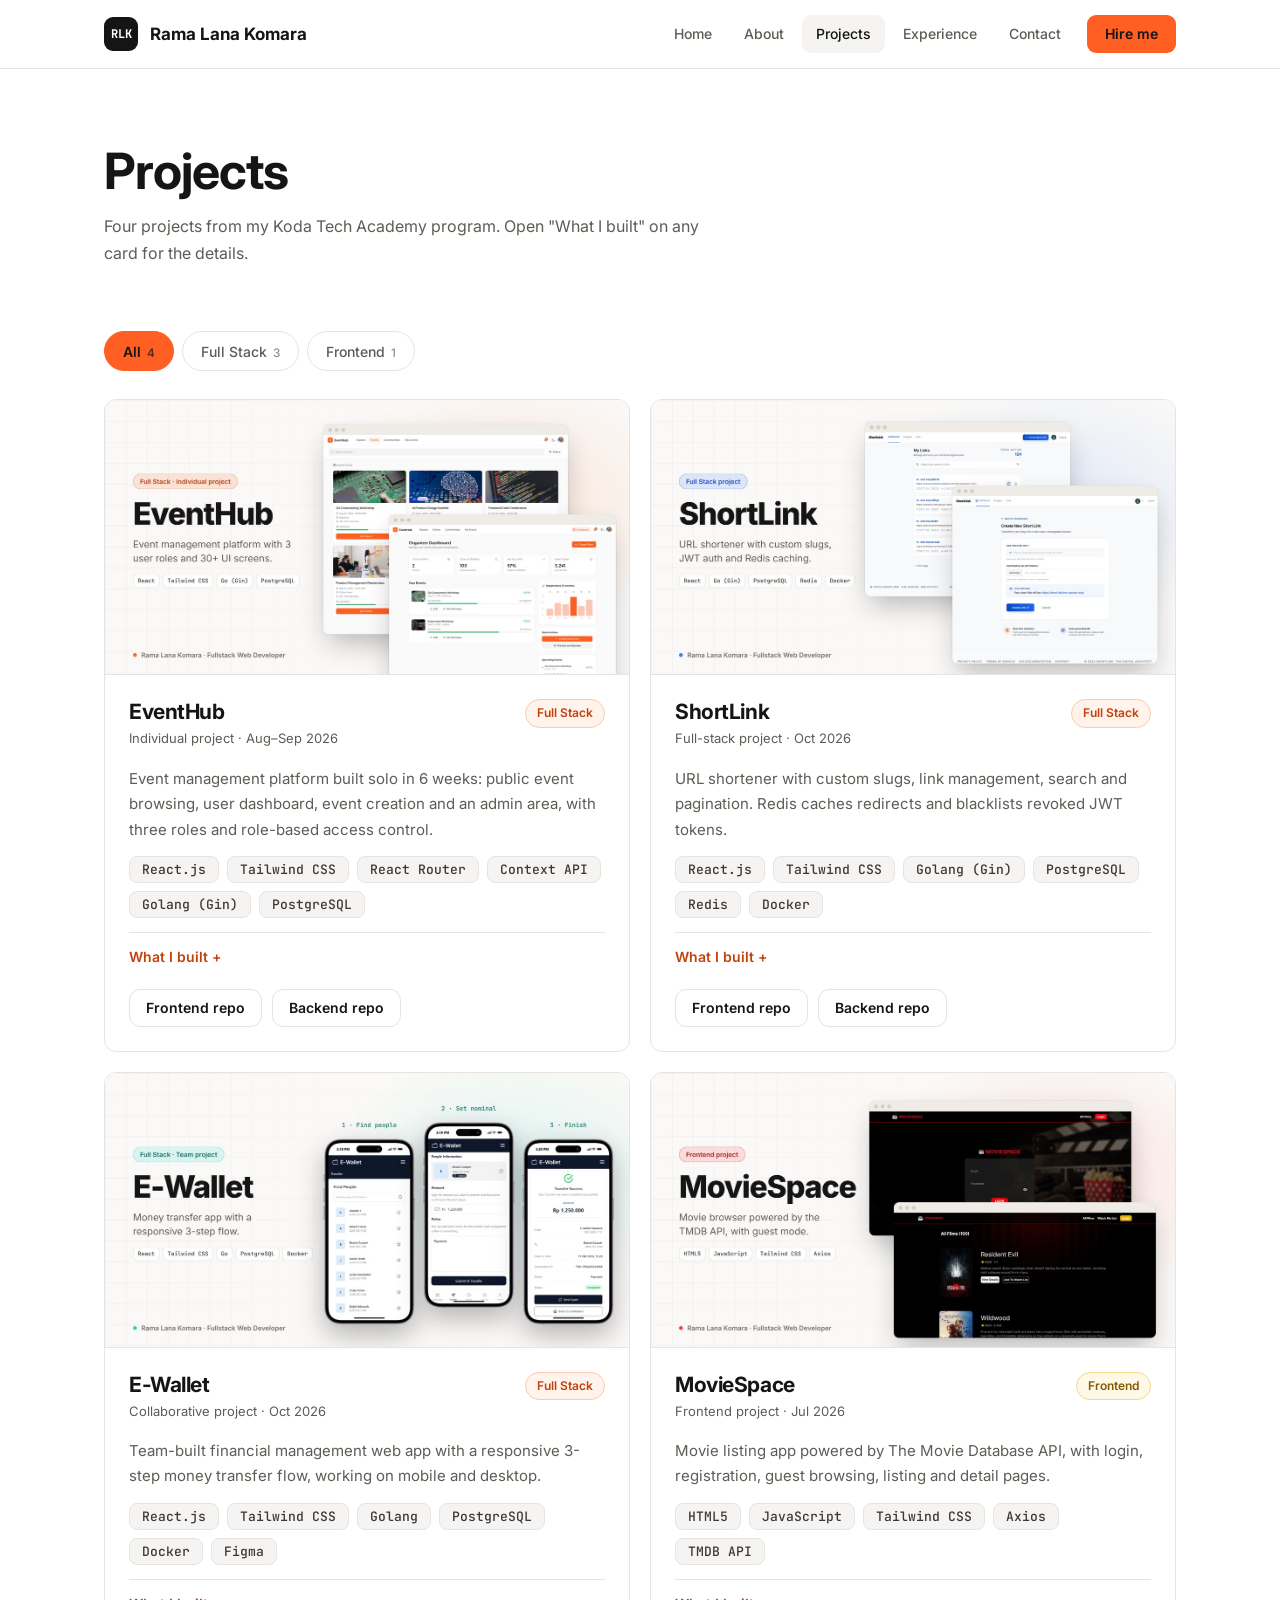
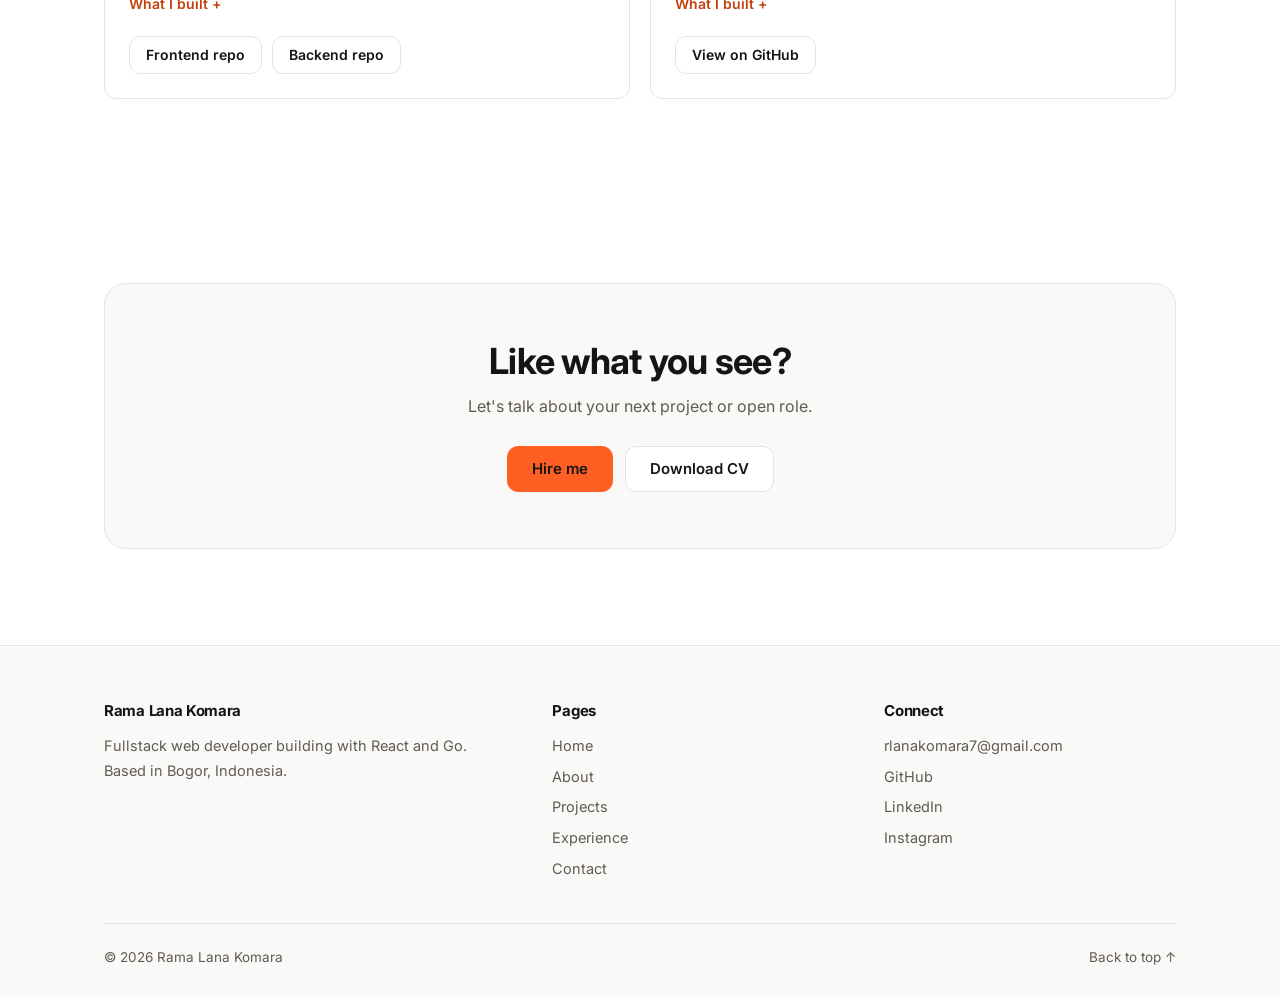
<file: project.html>
<!doctype html>
<html lang="en">
  <head>
    <meta charset="UTF-8" />
    <meta name="viewport" content="width=device-width, initial-scale=1" />
    <meta name="format-detection" content="telephone=no" />
    <meta
      name="description"
      content="EventHub, ShortLink, E-Wallet and MovieSpace: full-stack and frontend projects."
    />
    <meta name="theme-color" content="#ffffff" />
    <title>Projects | Rama Lana Komara</title>
    <link rel="preconnect" href="https://fonts.googleapis.com" />
    <link rel="preconnect" href="https://fonts.gstatic.com" crossorigin />
    <link
      href="https://fonts.googleapis.com/css2?family=Inter:wght@400;500;600;700&family=JetBrains+Mono:wght@400;500;700&display=swap"
      rel="stylesheet"
    />
    <link rel="stylesheet" href="styles.css" />
  </head>
  <body>
    <header>
      <div class="wrap bar">
        <a class="logo" href="index.html" aria-label="Rama Lana Komara, home"
          ><b>RLK</b>Rama Lana Komara</a
        >
        <button class="burger" aria-label="Toggle menu" aria-expanded="false">
          <span></span><span></span><span></span>
        </button>
        <nav aria-label="Main">
          <ul>
            <li><a href="index.html">Home</a></li>
            <li><a href="about.html">About</a></li>
            <li><a href="project.html" aria-current="page">Projects</a></li>
            <li><a href="experience.html">Experience</a></li>
            <li><a href="contact.html">Contact</a></li>
            <li><a href="contact.html?type=hire">Hire me</a></li>
          </ul>
        </nav>
      </div>
    </header>
    <main>
      <section class="ph">
        <div class="wrap">
          <h1>Projects</h1>
          <p>
            Four projects from my Koda Tech Academy program. Open "What I built"
            on any card for the details.
          </p>
        </div>
      </section>
      <section style="padding-top: 24px">
        <div class="wrap">
          <div class="filters" role="group" aria-label="Filter projects">
            <button class="filter" data-filter="all" aria-pressed="true">
              All<small>4</small>
            </button>
            <button class="filter" data-filter="fullstack" aria-pressed="false">
              Full Stack<small>3</small>
            </button>
            <button class="filter" data-filter="frontend" aria-pressed="false">
              Frontend<small>1</small>
            </button>
          </div>
          <div class="grid g2">
            <article class="proj" data-cat="fullstack">
              <div class="cover">
                <img
                  src="assets/projects/eventhub.jpg"
                  alt="EventHub project preview"
                  width="1200"
                  height="627"
                  loading="lazy"
                />
              </div>
              <div class="pbody">
                <div class="ptop">
                  <div>
                    <h3>EventHub</h3>
                    <span class="muted" style="font-size: 13px"
                      >Individual project · Aug–Sep 2026</span
                    >
                  </div>
                  <span class="badge">Full Stack</span>
                </div>
                <p>
                  Event management platform built solo in 6 weeks: public event
                  browsing, user dashboard, event creation and an admin area,
                  with three roles and role-based access control.
                </p>
                <ul class="tags">
                  <li>React.js</li>
                  <li>Tailwind CSS</li>
                  <li>React Router</li>
                  <li>Context API</li>
                  <li>Golang (Gin)</li>
                  <li>PostgreSQL</li>
                </ul>
                <details>
                  <summary>What I built</summary>
                  <ul>
                    <li>
                      30+ UI screens across public browsing, user dashboard,
                      event creation and admin flows.
                    </li>
                    <li>
                      Relational PostgreSQL schema with 17 interconnected tables
                      and 3 user roles.
                    </li>
                    <li>
                      Modular frontend: reusable components, nested layouts and
                      protected routes.
                    </li>
                    <li>
                      REST API in Go (Gin) for users, events, communities,
                      registrations and admin operations.
                    </li>
                    <li>
                      5+ modules: auth, events, communities, notifications,
                      admin dashboard.
                    </li>
                  </ul>
                </details>
                <div class="pfoot">
                  <a
                    class="btn"
                    href="https://github.com/rlanakomara7/EventHub"
                    target="_blank"
                    rel="noopener"
                    >Frontend repo</a
                  ><a
                    class="btn"
                    href="https://github.com/rlanakomara7/koda-b9-eventhub-backend"
                    target="_blank"
                    rel="noopener"
                    >Backend repo</a
                  >
                </div>
              </div>
            </article>
            <article class="proj" data-cat="fullstack">
              <div class="cover">
                <img
                  src="assets/projects/shortlink.jpg"
                  alt="ShortLink project preview"
                  width="1200"
                  height="627"
                  loading="lazy"
                />
              </div>
              <div class="pbody">
                <div class="ptop">
                  <div>
                    <h3>ShortLink</h3>
                    <span class="muted" style="font-size: 13px"
                      >Full-stack project · Oct 2026</span
                    >
                  </div>
                  <span class="badge">Full Stack</span>
                </div>
                <p>
                  URL shortener with custom slugs, link management, search and
                  pagination. Redis caches redirects and blacklists revoked JWT
                  tokens.
                </p>
                <ul class="tags">
                  <li>React.js</li>
                  <li>Tailwind CSS</li>
                  <li>Golang (Gin)</li>
                  <li>PostgreSQL</li>
                  <li>Redis</li>
                  <li>Docker</li>
                </ul>
                <details>
                  <summary>What I built</summary>
                  <ul>
                    <li>
                      REST APIs for authentication, URL shortening, custom
                      slugs, link management and redirection.
                    </li>
                    <li>
                      JWT authentication, bcrypt password hashing and protected
                      routes.
                    </li>
                    <li>
                      PostgreSQL for storage; Redis for URL caching and JWT
                      token blacklisting.
                    </li>
                    <li>
                      Responsive UI: login, register, dashboard, URL search and
                      pagination.
                    </li>
                    <li>
                      Database migrations and Docker Compose services, versioned
                      with Git and GitHub.
                    </li>
                  </ul>
                </details>
                <div class="pfoot">
                  <a
                    class="btn"
                    href="https://github.com/rlanakomara7/ShortLink-App-Frontend"
                    target="_blank"
                    rel="noopener"
                    >Frontend repo</a
                  ><a
                    class="btn"
                    href="https://github.com/rlanakomara7/ShortLink-App-Backend"
                    target="_blank"
                    rel="noopener"
                    >Backend repo</a
                  >
                </div>
              </div>
            </article>
            <article class="proj" data-cat="fullstack">
              <div class="cover">
                <img
                  src="assets/projects/ewallet.jpg"
                  alt="E-Wallet project preview"
                  width="1200"
                  height="627"
                  loading="lazy"
                />
              </div>
              <div class="pbody">
                <div class="ptop">
                  <div>
                    <h3>E-Wallet</h3>
                    <span class="muted" style="font-size: 13px"
                      >Collaborative project · Oct 2026</span
                    >
                  </div>
                  <span class="badge">Full Stack</span>
                </div>
                <p>
                  Team-built financial management web app with a responsive
                  3-step money transfer flow, working on mobile and desktop.
                </p>
                <ul class="tags">
                  <li>React.js</li>
                  <li>Tailwind CSS</li>
                  <li>Golang</li>
                  <li>PostgreSQL</li>
                  <li>Docker</li>
                  <li>Figma</li>
                </ul>
                <details>
                  <summary>What I built</summary>
                  <ul>
                    <li>
                      3-step transfer flow: Find People, Set Nominal, Finish,
                      with currency formatting, notes and summaries.
                    </li>
                    <li>
                      React Hooks components: recipient search, favorites, PIN
                      entry and success/failed modals.
                    </li>
                    <li>
                      Golang backend with PostgreSQL, containerized with Docker.
                    </li>
                    <li>
                      Feature branches and shared UI components via Git and
                      GitHub, following Figma designs.
                    </li>
                  </ul>
                </details>
                <div class="pfoot">
                  <a
                    class="btn"
                    href="https://github.com/rlanakomara7/fe-workers-ewallet"
                    target="_blank"
                    rel="noopener"
                    >Frontend repo</a
                  ><a
                    class="btn"
                    href="https://github.com/rlanakomara7/api-workers-ewallet-be/tree/main/internal"
                    target="_blank"
                    rel="noopener"
                    >Backend repo</a
                  >
                </div>
              </div>
            </article>
            <article class="proj" data-cat="frontend">
              <div class="cover">
                <img
                  src="assets/projects/moviespace.jpg"
                  alt="MovieSpace project preview"
                  width="1200"
                  height="627"
                  loading="lazy"
                />
              </div>
              <div class="pbody">
                <div class="ptop">
                  <div>
                    <h3>MovieSpace</h3>
                    <span class="muted" style="font-size: 13px"
                      >Frontend project · Jul 2026</span
                    >
                  </div>
                  <span class="badge fe">Frontend</span>
                </div>
                <p>
                  Movie listing app powered by The Movie Database API, with
                  login, registration, guest browsing, listing and detail pages.
                </p>
                <ul class="tags">
                  <li>HTML5</li>
                  <li>JavaScript</li>
                  <li>Tailwind CSS</li>
                  <li>Axios</li>
                  <li>TMDB API</li>
                </ul>
                <details>
                  <summary>What I built</summary>
                  <ul>
                    <li>
                      5 pages: login, registration, guest browsing, movie list
                      and detail.
                    </li>
                    <li>
                      100+ movies rendered from paginated TMDB requests via
                      Axios.
                    </li>
                    <li>
                      Detail page combines two endpoints (info and credits):
                      synopsis, rating, director and top 5 cast.
                    </li>
                    <li>
                      Client-side auth with form validation and localStorage
                      sessions, plus guest mode.
                    </li>
                  </ul>
                </details>
                <div class="pfoot">
                  <a
                    class="btn"
                    href="https://github.com/rlanakomara7/Movie-Catalog-App-Rama-Lana-Komara"
                    target="_blank"
                    rel="noopener"
                    >View on GitHub</a
                  >
                </div>
              </div>
            </article>
          </div>
        </div>
      </section>
      <section class="cta">
        <div class="wrap">
          <div class="box">
            <h2>Like what you see?</h2>
            <p>Let's talk about your next project or open role.</p>
            <div class="row">
              <a class="btn primary" href="contact.html?type=hire">Hire me</a
              ><a class="btn" href="assets/CV_RamaLanaKomara.pdf" download
                >Download CV</a
              >
            </div>
          </div>
        </div>
      </section>
    </main>
    <footer>
      <div class="wrap">
        <div class="fgrid">
          <div>
            <h3>Rama Lana Komara</h3>
            <p>
              Fullstack web developer building with React and Go. Based in
              Bogor, Indonesia.
            </p>
          </div>
          <div>
            <h3>Pages</h3>
            <ul>
              <li><a href="index.html">Home</a></li>
              <li><a href="about.html">About</a></li>
              <li><a href="project.html">Projects</a></li>
              <li><a href="experience.html">Experience</a></li>
              <li><a href="contact.html">Contact</a></li>
            </ul>
          </div>
          <div>
            <h3>Connect</h3>
            <ul>
              <li>
                <a href="mailto:rlanakomara7@gmail.com"
                  >rlanakomara7@gmail.com</a
                >
              </li>
              <li>
                <a
                  href="https://github.com/rlanakomara7"
                  target="_blank"
                  rel="noopener"
                  >GitHub</a
                >
              </li>
              <li>
                <a
                  href="https://www.linkedin.com/in/rama-lana-komara/"
                  target="_blank"
                  rel="noopener"
                  >LinkedIn</a
                >
              </li>
              <li>
                <a
                  href="https://www.instagram.com/ramalana.k/"
                  target="_blank"
                  rel="noopener"
                  >Instagram</a
                >
              </li>
            </ul>
          </div>
        </div>
        <div class="copy">
          <span>&copy; 2026 Rama Lana Komara</span
          ><a href="#top">Back to top ↑</a>
        </div>
      </div>
    </footer>
    <script src="script.js"></script>
  </body>
</html>
</file>
<file: styles.css>
:root {
  --bg: #070b14;
  --surface: #0d1424;
  --surface2: #111b30;
  --line: #1c2740;
  --text: #e6ebf5;
  --muted: #9aa7bd;
  --accent: #22c1e6;
  --accent2: #8b9bff;
  --amber: #fbbf24;
  --ok: #34d399;
  --r: 14px;
  --mono: "JetBrains Mono", ui-monospace, Menlo, Consolas, monospace;
}
* {
  margin: 0;
  padding: 0;
  box-sizing: border-box;
}
html {
  scroll-behavior: smooth;
}
body {
  font-family: "Inter", system-ui, sans-serif;
  background: var(--bg);
  color: var(--text);
  line-height: 1.7;
  overflow-x: hidden;
  background-image:
    radial-gradient(
      60rem 30rem at 85% -10%,
      rgba(34, 193, 230, 0.12),
      transparent 60%
    ),
    radial-gradient(
      50rem 30rem at -10% 20%,
      rgba(139, 155, 255, 0.09),
      transparent 60%
    );
}
a {
  color: inherit;
  text-decoration: none;
}
ul {
  list-style: none;
}
:focus-visible {
  outline: 2px solid var(--accent);
  outline-offset: 3px;
  border-radius: 6px;
}
.wrap {
  max-width: 1120px;
  margin: 0 auto;
  padding: 0 24px;
}
section {
  padding: 88px 0;
}
.alt {
  background: rgba(13, 20, 36, 0.6);
  border-block: 1px solid var(--line);
}
h1,
h2,
h3 {
  line-height: 1.2;
  letter-spacing: -0.02em;
}
.head {
  max-width: 640px;
  margin-bottom: 44px;
}
.head h2 {
  font-size: clamp(26px, 3.4vw, 34px);
  margin-bottom: 10px;
}
.head p,
.muted {
  color: var(--muted);
}
.mono {
  font-family: var(--mono);
}
/* header */
header {
  position: sticky;
  top: 0;
  z-index: 50;
  background: rgba(7, 11, 20, 0.82);
  backdrop-filter: blur(14px);
  border-bottom: 1px solid var(--line);
}
.bar {
  height: 68px;
  display: flex;
  align-items: center;
  justify-content: space-between;
  gap: 24px;
}
.logo {
  display: flex;
  align-items: center;
  gap: 12px;
  font-weight: 700;
  font-size: 17px;
  line-height: 1;
}
.logo b {
  display: grid;
  place-items: center;
  width: 34px;
  height: 34px;
  border-radius: 9px;
  background: linear-gradient(135deg, var(--accent), var(--accent2));
  color: #04101c;
  font: 700 12px var(--mono);
}
nav ul {
  display: flex;
  align-items: center;
  gap: 4px;
}
nav a {
  display: flex;
  align-items: center;
  height: 38px;
  padding: 0 14px;
  border-radius: 9px;
  font-size: 14px;
  font-weight: 500;
  color: var(--muted);
  transition: 0.2s;
}
nav a:hover {
  color: var(--text);
  background: var(--surface2);
}
nav a[aria-current] {
  color: var(--text);
  background: var(--surface2);
}
nav li:last-child {
  margin-left: 8px;
}
nav li:last-child a {
  background: var(--accent);
  color: #04101c;
  font-weight: 600;
  padding: 0 18px;
}
nav li:last-child a:hover {
  background: #5fd6f0;
}
.burger {
  display: none;
  width: 40px;
  height: 40px;
  border: 1px solid var(--line);
  border-radius: 10px;
  background: var(--surface);
  cursor: pointer;
  flex-direction: column;
  justify-content: center;
  align-items: center;
  gap: 5px;
}
.burger span {
  width: 18px;
  height: 2px;
  background: var(--text);
  border-radius: 2px;
  transition: 0.25s;
}
.burger[aria-expanded="true"] span:nth-child(1) {
  transform: translateY(7px) rotate(45deg);
}
.burger[aria-expanded="true"] span:nth-child(2) {
  opacity: 0;
}
.burger[aria-expanded="true"] span:nth-child(3) {
  transform: translateY(-7px) rotate(-45deg);
}
/* buttons */
.btn {
  display: inline-flex;
  align-items: center;
  justify-content: center;
  gap: 8px;
  height: 46px;
  padding: 0 24px;
  border-radius: 11px;
  font-weight: 600;
  font-size: 15px;
  border: 1px solid var(--line);
  background: var(--surface);
  cursor: pointer;
  transition: 0.2s;
  font-family: inherit;
  color: var(--text);
}
.btn:hover {
  border-color: var(--accent);
  transform: translateY(-1px);
}
.btn.primary {
  background: var(--accent);
  color: #04101c;
  border-color: var(--accent);
}
.btn.primary:hover {
  background: #5fd6f0;
}
.row {
  display: flex;
  flex-wrap: wrap;
  gap: 12px;
}
/* hero */
.hero {
  padding: 72px 0 80px;
}
.hero .wrap {
  display: grid;
  grid-template-columns: 1.1fr 0.9fr;
  gap: 56px;
  align-items: center;
}
.pill {
  display: inline-flex;
  align-items: center;
  gap: 10px;
  padding: 6px 14px;
  border: 1px solid var(--line);
  border-radius: 99px;
  background: var(--surface);
  font-size: 13px;
  color: var(--muted);
  margin-bottom: 22px;
}
.dot {
  width: 8px;
  height: 8px;
  border-radius: 50%;
  background: var(--ok);
  box-shadow: 0 0 0 4px rgba(52, 211, 153, 0.18);
}
.hero h1 {
  font-size: clamp(38px, 5.4vw, 60px);
  margin-bottom: 14px;
}
.grad {
  background: linear-gradient(100deg, var(--accent), var(--accent2));
  -webkit-background-clip: text;
  background-clip: text;
  color: transparent;
}
.role {
  font-size: 19px;
  color: var(--text);
  font-weight: 500;
  margin-bottom: 14px;
}
.hero .lead {
  color: var(--muted);
  max-width: 540px;
  margin-bottom: 30px;
}
.stats {
  display: flex;
  gap: 36px;
  margin-top: 38px;
  padding-top: 26px;
  border-top: 1px solid var(--line);
}
.stats b {
  display: block;
  font-size: 26px;
  line-height: 1.2;
}
.stats span {
  font-size: 13px;
  color: var(--muted);
}
.term {
  background: #050810;
  border: 1px solid var(--line);
  border-radius: 16px;
  box-shadow: 0 30px 80px -30px rgba(34, 193, 230, 0.35);
  overflow: hidden;
}
.term-top {
  display: flex;
  align-items: center;
  gap: 8px;
  padding: 12px 16px;
  border-bottom: 1px solid var(--line);
  background: var(--surface);
}
.term-top i {
  width: 11px;
  height: 11px;
  border-radius: 50%;
  background: #2a3550;
}
.term-top span {
  margin-left: 8px;
  font: 12px var(--mono);
  color: var(--muted);
}
.term-id {
  display: flex;
  align-items: center;
  gap: 14px;
  padding: 18px 20px 4px;
}
.term-id img {
  width: 64px;
  height: 64px;
  border-radius: 50%;
  object-fit: cover;
  object-position: 50% 50%;
  border: 2px solid var(--accent);
}
.term-id b {
  display: block;
  line-height: 1.3;
}
.term-id span {
  font-size: 13px;
  color: var(--muted);
}
pre.code {
  padding: 14px 20px 22px;
  font: 13px/1.85 var(--mono);
  color: #c6d0e4;
  overflow-x: auto;
}
.k {
  color: #c792ea;
}
.t {
  color: var(--accent);
}
.s {
  color: #a5e075;
}
.c {
  color: #5b6b8c;
}
.cur {
  display: inline-block;
  width: 8px;
  height: 15px;
  background: var(--accent);
  vertical-align: -2px;
  animation: blink 1.1s steps(1) infinite;
}
@keyframes blink {
  50% {
    opacity: 0;
  }
}
/* cards & grids */
.grid {
  display: grid;
  gap: 20px;
}
.g3 {
  grid-template-columns: repeat(3, 1fr);
}
.g2 {
  grid-template-columns: repeat(2, 1fr);
}
.card {
  background: var(--surface);
  border: 1px solid var(--line);
  border-radius: var(--r);
  padding: 26px;
}
.card h3 {
  font-size: 18px;
  margin-bottom: 8px;
}
.card p {
  color: var(--muted);
  font-size: 15px;
}
.tags {
  display: flex;
  flex-wrap: wrap;
  gap: 8px;
}
.tags li {
  padding: 4px 12px;
  border: 1px solid var(--line);
  border-radius: 8px;
  background: var(--surface2);
  font: 500 13px var(--mono);
  color: #c6d0e4;
}
.skill h3 {
  font-size: 15px;
  color: var(--accent);
  margin-bottom: 14px;
  font-family: var(--mono);
  font-weight: 500;
}
/* projects */
.filters {
  display: flex;
  flex-wrap: wrap;
  gap: 8px;
  margin-bottom: 28px;
}
.filter {
  height: 40px;
  padding: 0 18px;
  border-radius: 99px;
  border: 1px solid var(--line);
  background: var(--surface);
  color: var(--muted);
  font:
    500 14px "Inter",
    sans-serif;
  cursor: pointer;
  transition: 0.2s;
}
.filter:hover {
  color: var(--text);
  border-color: var(--accent);
}
.filter[aria-pressed="true"] {
  background: var(--accent);
  color: #04101c;
  border-color: var(--accent);
  font-weight: 600;
}
.filter small {
  opacity: 0.7;
  margin-left: 6px;
}
.proj {
  display: flex;
  flex-direction: column;
  background: var(--surface);
  border: 1px solid var(--line);
  border-radius: var(--r);
  overflow: hidden;
  transition: 0.2s;
}
.proj:hover {
  border-color: #2b3b5e;
}
.proj[hidden] {
  display: none;
}
.cover {
  height: 190px;
  padding: 18px;
  display: flex;
  flex-direction: column;
  justify-content: center;
  gap: 8px;
  font: 12.5px/1.6 var(--mono);
  color: #c6d0e4;
  border-bottom: 1px solid var(--line);
  background: linear-gradient(135deg, #0a1226, #0d1b36);
}
.cover.c2 {
  background: linear-gradient(135deg, #0a1a24, #0c2a33);
}
.cover.c3 {
  background: linear-gradient(135deg, #140f2a, #1b1840);
}
.cover.c4 {
  background: linear-gradient(135deg, #1a1220, #2a1530);
}
.chips {
  display: flex;
  flex-wrap: wrap;
  gap: 8px;
}
.chip {
  padding: 3px 10px;
  border-radius: 7px;
  background: rgba(255, 255, 255, 0.07);
  border: 1px solid rgba(255, 255, 255, 0.1);
}
.posters {
  display: grid;
  grid-template-columns: repeat(5, 1fr);
  gap: 7px;
}
.posters i {
  aspect-ratio: 2/3;
  border-radius: 5px;
  background: linear-gradient(160deg, #ff8a65, #8b5cf6);
  opacity: 0.85;
}
.posters i:nth-child(2n) {
  background: linear-gradient(160deg, #22c1e6, #4f46e5);
}
.posters i:nth-child(3n) {
  background: linear-gradient(160deg, #fbbf24, #ef4444);
}
.pbody {
  padding: 24px;
  display: flex;
  flex-direction: column;
  gap: 14px;
  flex: 1;
}
.ptop {
  display: flex;
  justify-content: space-between;
  align-items: start;
  gap: 12px;
}
.ptop h3 {
  font-size: 21px;
}
.badge {
  flex: none;
  padding: 3px 11px;
  border-radius: 99px;
  font-size: 12px;
  font-weight: 600;
  background: rgba(34, 193, 230, 0.12);
  color: var(--accent);
  border: 1px solid rgba(34, 193, 230, 0.3);
}
.badge.fe {
  background: rgba(251, 191, 36, 0.1);
  color: var(--amber);
  border-color: rgba(251, 191, 36, 0.3);
}
.pbody > p {
  color: var(--muted);
  font-size: 15px;
}
details {
  border-top: 1px solid var(--line);
  padding-top: 12px;
}
summary {
  cursor: pointer;
  font-size: 14px;
  font-weight: 600;
  color: var(--accent);
  list-style: none;
}
summary::-webkit-details-marker {
  display: none;
}
summary::after {
  content: " +";
}
details[open] summary::after {
  content: " −";
}
details ul {
  margin: 12px 0 0 18px;
  list-style: disc;
  color: var(--muted);
  font-size: 14px;
  display: grid;
  gap: 6px;
}
.pfoot {
  margin-top: auto;
  display: flex;
  gap: 10px;
  padding-top: 6px;
}
.pfoot .btn {
  height: 38px;
  padding: 0 16px;
  font-size: 14px;
}
.more {
  margin-top: 32px;
  text-align: center;
}
/* page header */
.ph {
  padding: 72px 0 40px;
}
.ph h1 {
  font-size: clamp(34px, 5vw, 50px);
  margin-bottom: 12px;
}
.ph p {
  color: var(--muted);
  max-width: 620px;
}
/* timeline */
.tl {
  border-left: 1px solid var(--line);
  margin-left: 6px;
  display: grid;
  gap: 22px;
}
.tli {
  position: relative;
  padding-left: 28px;
}
.tli::before {
  content: "";
  position: absolute;
  left: -6px;
  top: 9px;
  width: 11px;
  height: 11px;
  border-radius: 50%;
  background: var(--accent);
  box-shadow: 0 0 0 4px var(--bg);
}
.tli .card {
  padding: 24px;
}
.tlh {
  display: flex;
  justify-content: space-between;
  flex-wrap: wrap;
  gap: 4px 16px;
  margin-bottom: 4px;
}
.tlh h3 {
  margin: 0;
}
.date {
  font: 13px var(--mono);
  color: var(--accent);
}
.org {
  color: var(--muted);
  font-size: 14px;
  margin-bottom: 12px;
}
.card ul.bul {
  list-style: disc;
  margin-left: 18px;
  display: grid;
  gap: 6px;
  color: var(--muted);
  font-size: 14.5px;
}
.award {
  border-color: rgba(251, 191, 36, 0.35);
  background: linear-gradient(135deg, rgba(251, 191, 36, 0.08), var(--surface));
}
.award .date {
  color: var(--amber);
}
/* about */
.about {
  display: grid;
  grid-template-columns: 0.8fr 1.2fr;
  gap: 56px;
  align-items: center;
}
.about img {
  width: 100%;
  aspect-ratio: 1;
  object-fit: cover;
  object-position: 50% 20%;
  border-radius: 20px;
  border: 1px solid var(--line);
}
.about p {
  color: var(--muted);
  margin-bottom: 16px;
}
/* cta */
.cta {
  text-align: center;
  padding: 96px 0;
}
.cta .box {
  padding: 56px 24px;
  border: 1px solid var(--line);
  border-radius: 22px;
  background:
    radial-gradient(
      40rem 14rem at 50% 0,
      rgba(34, 193, 230, 0.16),
      transparent 70%
    ),
    var(--surface);
}
.cta h2 {
  font-size: clamp(26px, 3.6vw, 36px);
  margin-bottom: 10px;
}
.cta p {
  color: var(--muted);
  max-width: 520px;
  margin: 0 auto 26px;
}
.cta .row {
  justify-content: center;
}
/* contact */
.clayout {
  display: grid;
  grid-template-columns: 1.3fr 0.7fr;
  gap: 28px;
  align-items: start;
}
form {
  display: grid;
  gap: 18px;
}
.two {
  display: grid;
  grid-template-columns: 1fr 1fr;
  gap: 18px;
}
label {
  display: grid;
  gap: 7px;
  font-size: 14px;
  font-weight: 500;
}
label em {
  color: var(--accent);
  font-style: normal;
}
input,
select,
textarea {
  width: 100%;
  padding: 12px 14px;
  border-radius: 10px;
  border: 1px solid var(--line);
  background: var(--bg);
  color: var(--text);
  font:
    15px "Inter",
    sans-serif;
  transition: 0.2s;
}
input:focus,
select:focus,
textarea:focus {
  outline: none;
  border-color: var(--accent);
  box-shadow: 0 0 0 3px rgba(34, 193, 230, 0.2);
}
textarea {
  min-height: 140px;
  resize: vertical;
}
.hp {
  position: absolute;
  left: -9999px;
}
.status {
  padding: 12px 16px;
  border-radius: 10px;
  font-size: 14px;
  border: 1px solid var(--line);
}
.status[hidden] {
  display: none;
}
.status.ok {
  border-color: rgba(52, 211, 153, 0.5);
  background: rgba(52, 211, 153, 0.08);
  color: #a7f3d0;
}
.status.err {
  border-color: rgba(251, 113, 133, 0.5);
  background: rgba(251, 113, 133, 0.08);
  color: #fecdd3;
}
.side {
  display: grid;
  gap: 20px;
}
.side h3 {
  margin-bottom: 14px;
}
.info {
  display: grid;
  gap: 14px;
  font-size: 14.5px;
}
.info small {
  display: block;
  color: var(--muted);
  font-size: 12.5px;
}
.info a {
  color: var(--accent);
}
.hire li {
  display: flex;
  gap: 10px;
  color: var(--muted);
  font-size: 14.5px;
  margin-bottom: 10px;
}
.hire li::before {
  content: "✓";
  color: var(--ok);
  font-weight: 700;
}
/* footer */
footer {
  border-top: 1px solid var(--line);
  padding: 56px 0 28px;
  background: #050810;
}
.fgrid {
  display: grid;
  grid-template-columns: 1.4fr 1fr 1fr;
  gap: 40px;
  margin-bottom: 36px;
}
footer h3 {
  font-size: 15px;
  margin-bottom: 14px;
}
footer p,
footer li {
  color: var(--muted);
  font-size: 14.5px;
}
footer li {
  margin-bottom: 6px;
}
footer a:hover {
  color: var(--accent);
}
.copy {
  display: flex;
  justify-content: space-between;
  gap: 12px;
  flex-wrap: wrap;
  padding-top: 22px;
  border-top: 1px solid var(--line);
  font-size: 13.5px;
  color: var(--muted);
}
@media (max-width: 900px) {
  .hero .wrap,
  .about,
  .clayout {
    grid-template-columns: 1fr;
  }
  .g3 {
    grid-template-columns: 1fr 1fr;
  }
  .fgrid {
    grid-template-columns: 1fr 1fr;
  }
  .burger {
    display: flex;
  }
  nav {
    position: absolute;
    top: 68px;
    left: 0;
    right: 0;
    background: var(--bg);
    border-bottom: 1px solid var(--line);
    display: none;
    padding: 12px 24px 20px;
  }
  nav.open {
    display: block;
  }
  nav ul {
    flex-direction: column;
    align-items: stretch;
  }
  nav li:last-child {
    margin: 8px 0 0;
  }
  nav li:last-child a {
    justify-content: center;
  }
}
@media (max-width: 640px) {
  section {
    padding: 64px 0;
  }
  .g3,
  .g2,
  .two,
  .fgrid {
    grid-template-columns: 1fr;
  }
  .stats {
    gap: 22px;
  }
  .cover {
    height: 170px;
  }
}
@media (prefers-reduced-motion: reduce) {
  * {
    animation: none !important;
    transition: none !important;
  }
  html {
    scroll-behavior: auto;
  }
}

.cover {
  height: auto;
  padding: 0;
  display: block;
  aspect-ratio: 1200/627;
  background: none;
}
.cover img {
  width: 100%;
  height: 100%;
  object-fit: cover;
  display: block;
}
.pfoot {
  flex-wrap: wrap;
}

/* ===== Theme A: clean orange on white ===== */
:root {
  --bg: #fff;
  --surface: #fff;
  --surface2: #f5f4f2;
  --line: #e7e4df;
  --text: #151515;
  --muted: #5f5b55;
  --accent: #ff5f22;
  --accent2: #ff5f22;
  --at: #c2410c;
  --amber: #b45309;
  --r: 12px;
}
body {
  background-image: none;
}
.alt {
  background: #faf9f7;
}
header {
  background: rgba(255, 255, 255, 0.92);
}
.logo b {
  background: #151515;
  color: #fff;
}
nav li:last-child a,
.btn.primary,
.filter[aria-pressed="true"] {
  background: var(--accent);
  color: #151515;
  border-color: var(--accent);
}
nav li:last-child a:hover,
.btn.primary:hover {
  background: #ff7a47;
}
.grad {
  background: none;
  -webkit-text-fill-color: currentColor;
  color: var(--accent);
}
.skill h3,
.date,
summary,
.info a,
.badge,
footer a:hover,
.step {
  color: var(--at);
}
.badge {
  background: #fff3ec;
  border-color: #fdc9b0;
}
.badge.fe {
  background: #fef9e7;
  color: #8a5a00;
  border-color: #f3d98b;
}
.term {
  background: #faf9f7;
  box-shadow: none;
}
.term-top {
  background: #f0eeea;
}
.term-top i {
  background: #d6d2cb;
}
pre.code {
  color: #3b3835;
}
.k {
  color: #7e22ce;
}
.t {
  color: #c2410c;
}
.s {
  color: #15803d;
}
.c {
  color: #8a857d;
}
.cur {
  background: var(--accent);
}
.tags li {
  color: #3b3835;
}
.dot {
  box-shadow: 0 0 0 4px #dcfce7;
}
.cta .box {
  background: #faf9f7;
}
footer {
  background: #faf9f7;
}
.pill {
  background: #faf9f7;
}
input,
select,
textarea {
  background: #fff;
}
input:focus,
select:focus,
textarea:focus {
  box-shadow: 0 0 0 3px rgba(255, 95, 34, 0.2);
}
.proj:hover {
  border-color: #cfcac2;
}
.cover,
.cover.c2,
.cover.c3,
.cover.c4 {
  background: #faf9f7;
}
.status.ok {
  color: #166534;
  background: #f0fdf4;
  border-color: #86efac;
}
.status.err {
  color: #991b1b;
  background: #fef2f2;
  border-color: #fca5a5;
}
.award {
  border-color: #f3d98b;
  background: linear-gradient(135deg, #fffbeb, #fff);
}
.award .date {
  color: var(--amber);
}
.tli::before {
  box-shadow: 0 0 0 4px #fff;
}
.alt .tli::before {
  box-shadow: 0 0 0 4px #faf9f7;
}
.hire li::before {
  color: #16a34a;
}
.btn {
  background: #fff;
}
.btn:hover {
  border-color: var(--accent);
}
.term-id img {
  border-color: var(--accent);
}
nav a:hover,
nav a[aria-current] {
  background: var(--surface2);
}
@media (max-width: 900px) {
  nav {
    background: #fff;
  }
}
</file>
